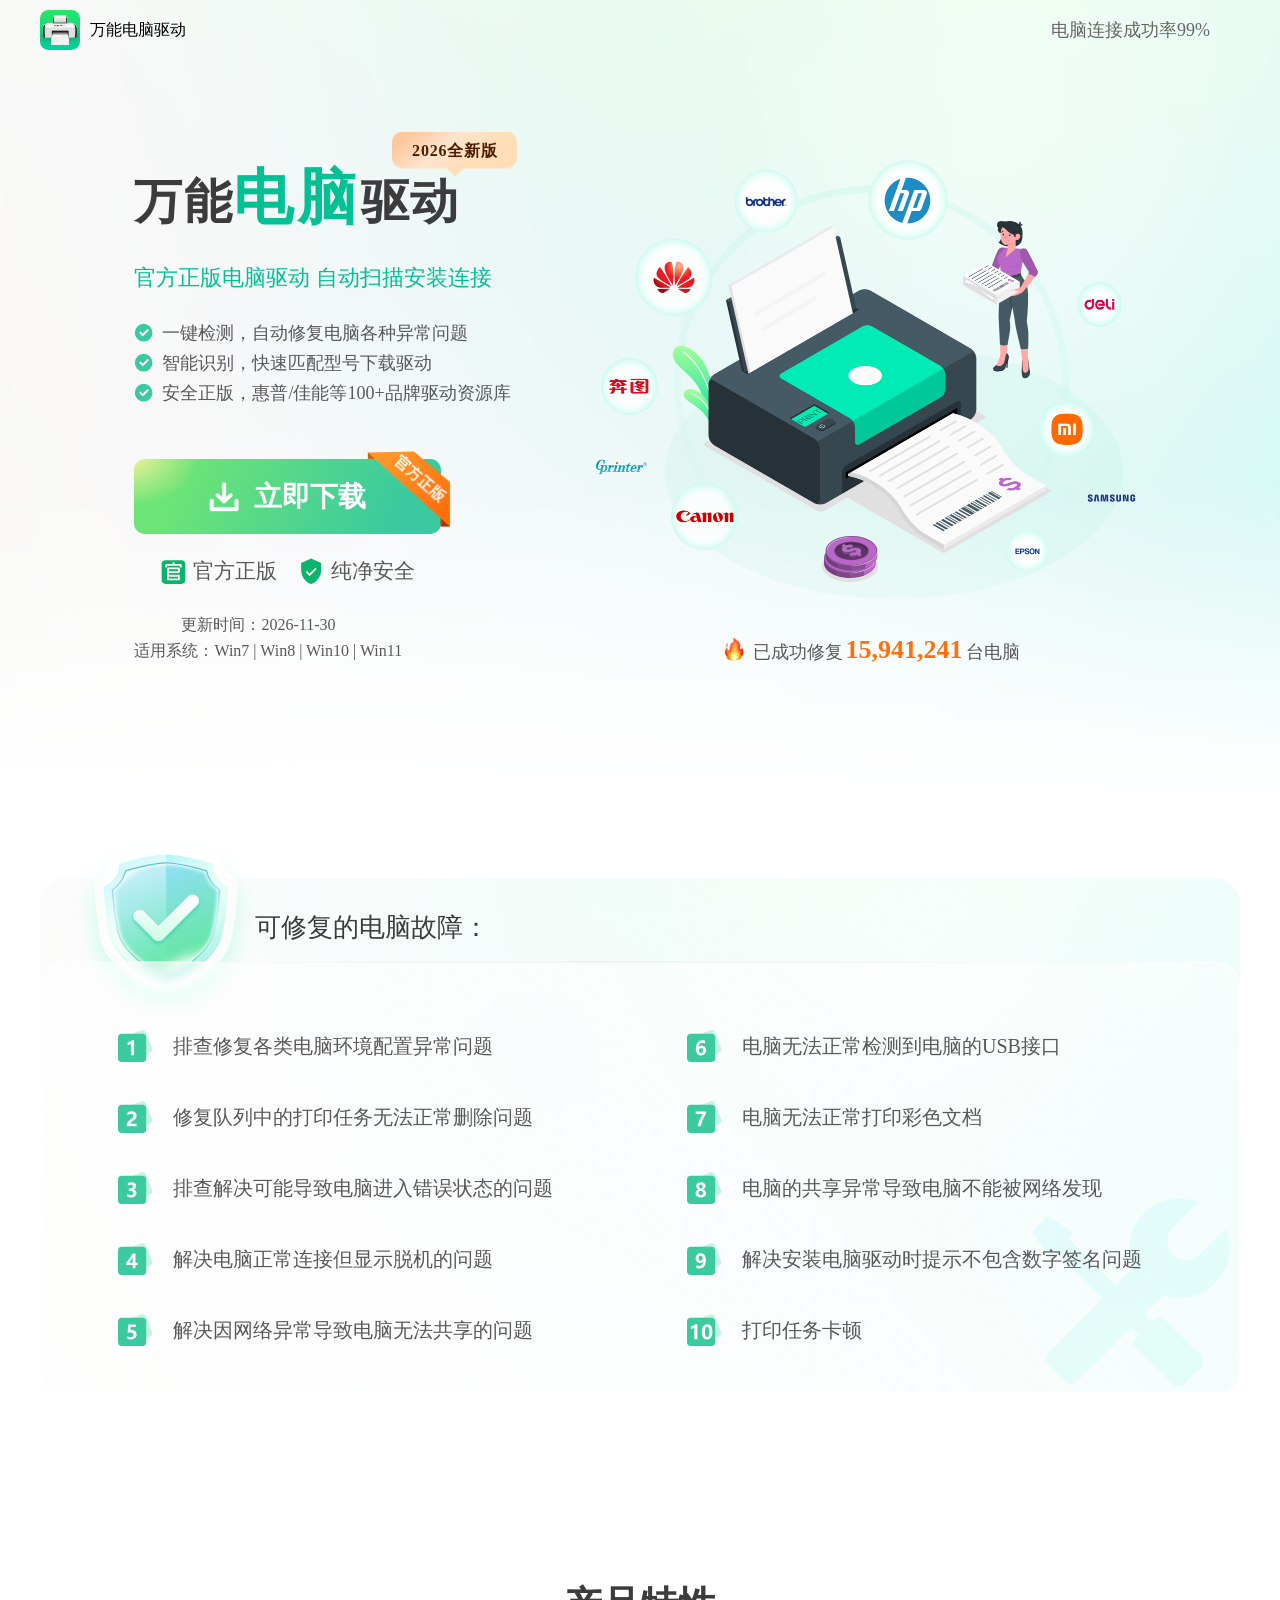
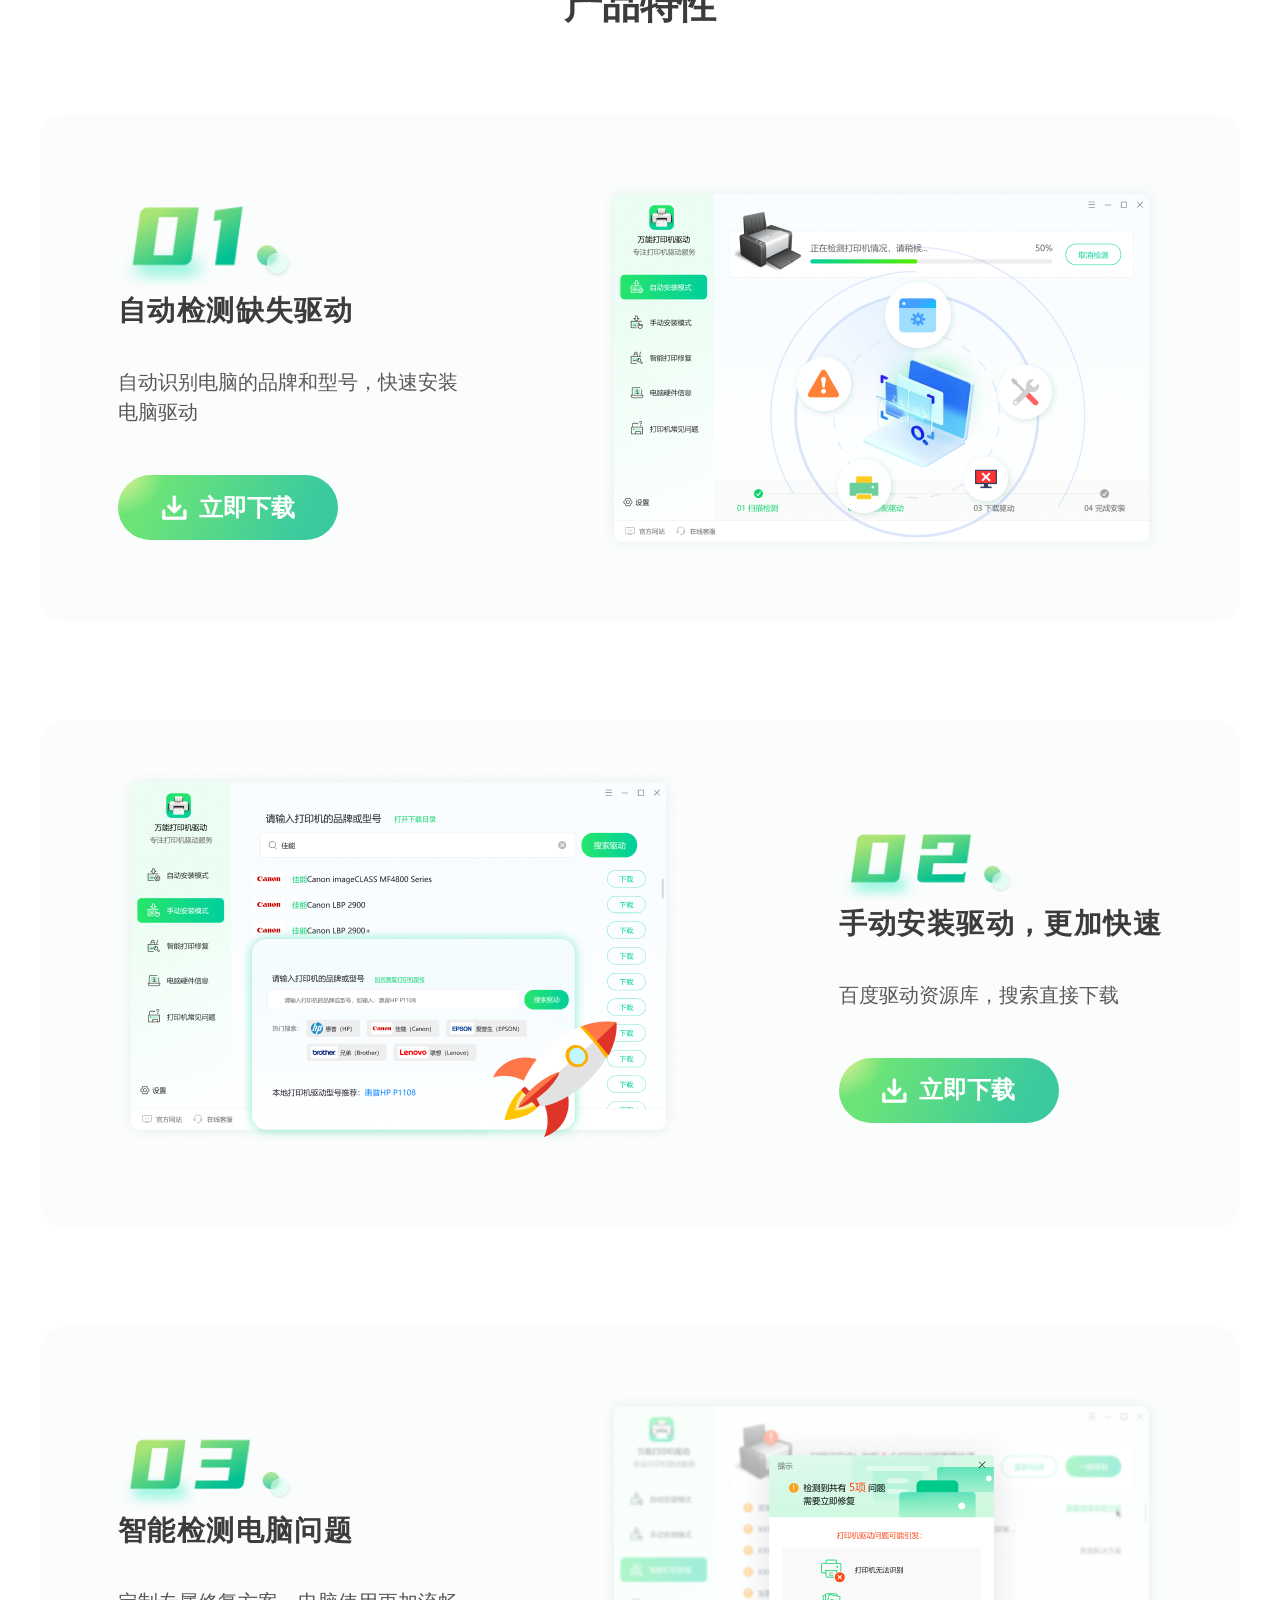
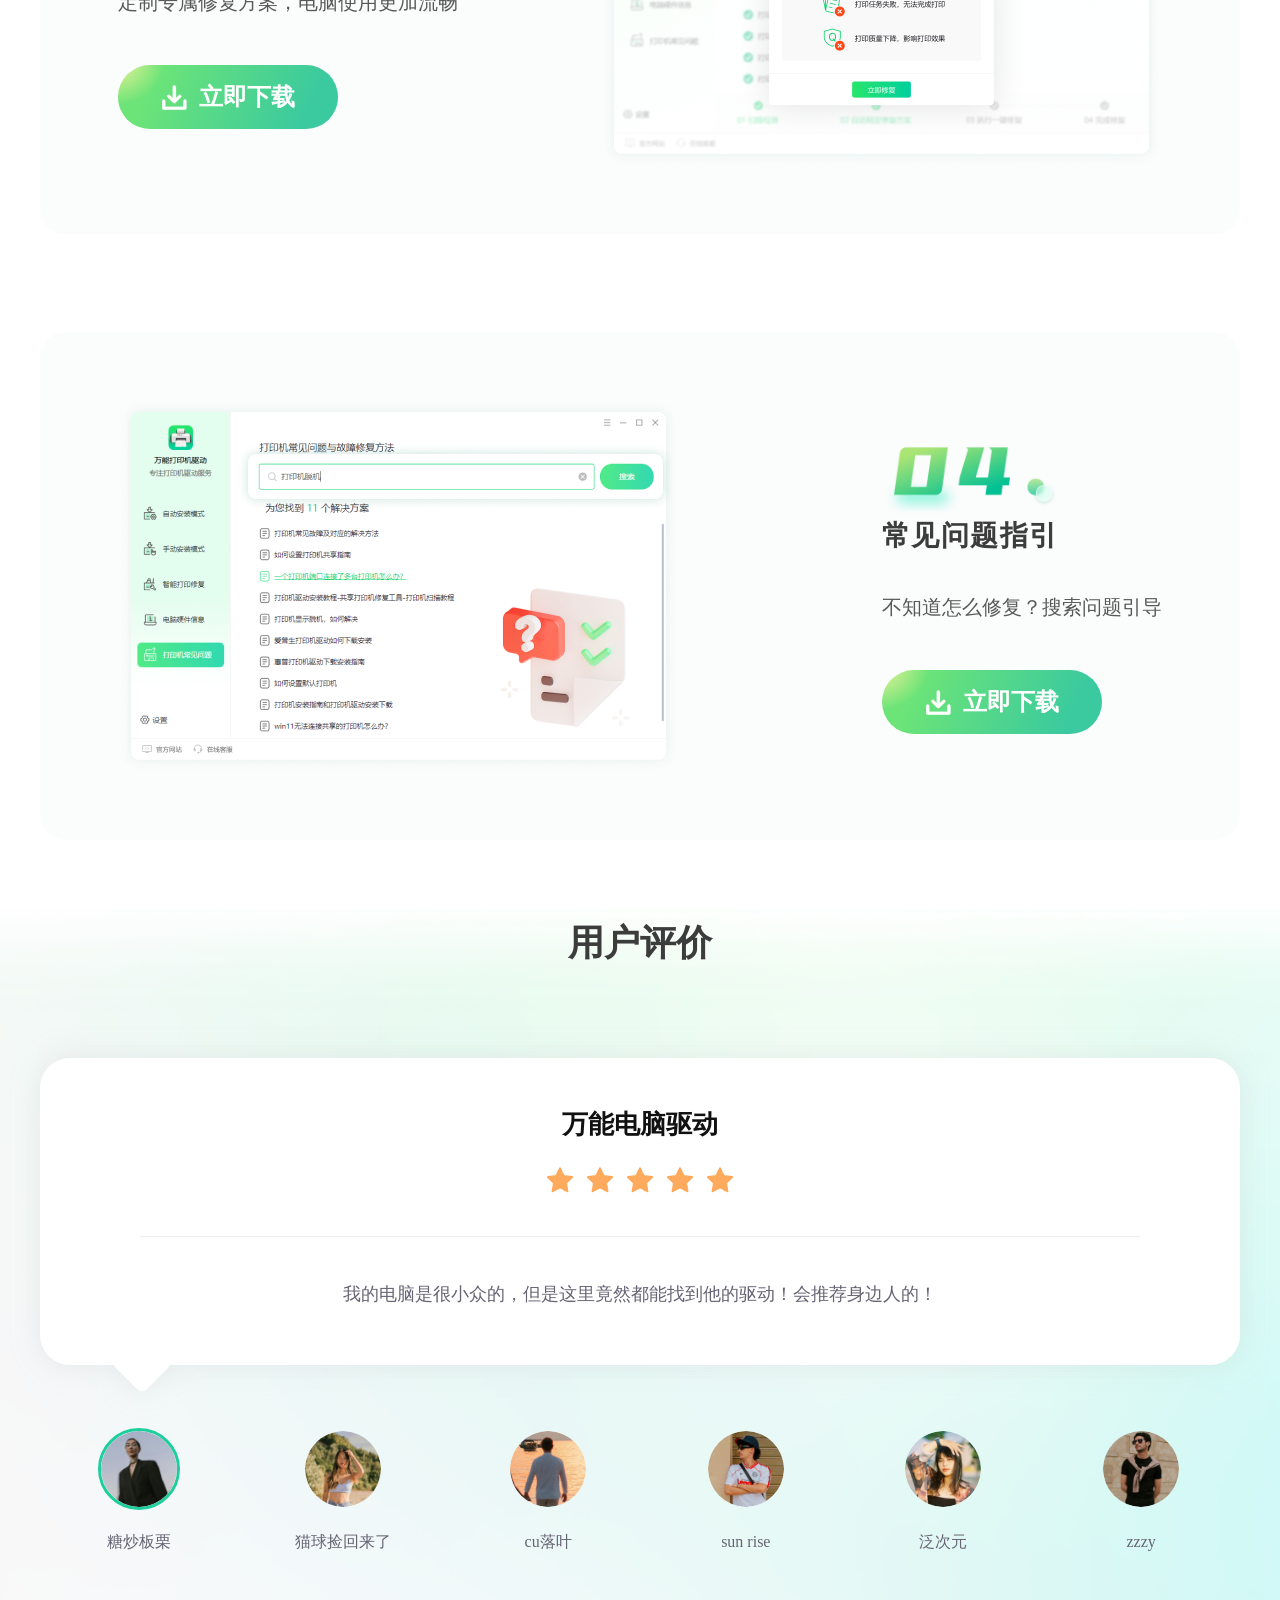
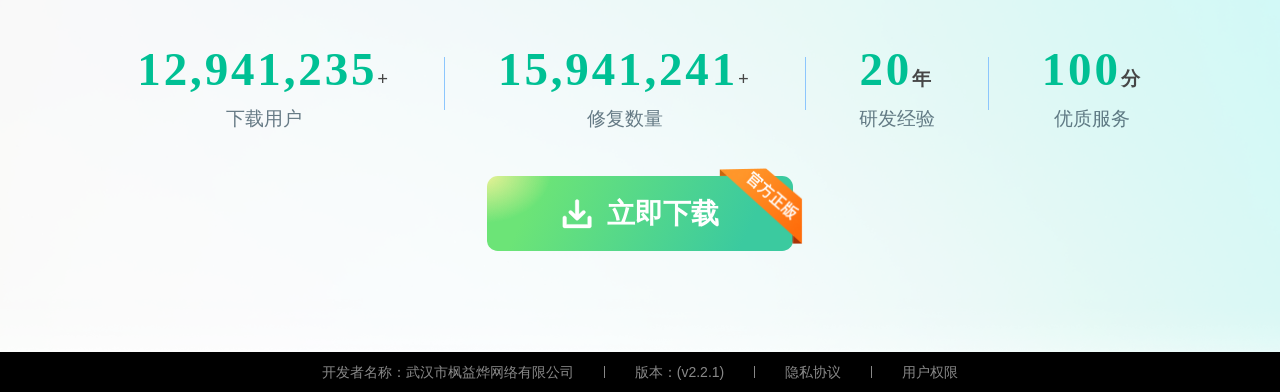
<file: index.html>
﻿<!DOCTYPE html>
<html>

<head>
  <meta charset="UTF-8">
<meta name="viewport" content="width=1250, initial-scale=0,user-scalable=no">
<meta http-equiv="X-UA-Compatible" content="ie=edge">
<title>万能电脑驱动-正版软件下载中心</title>
<meta name="keywords" content="万能电脑驱动,电脑修复,电脑故障怎么修复,电脑,电脑故障修复,电脑驱动安装">
<meta name="description" content="万能电脑驱动是一款能够自动识别电脑品牌和型号，将驱动程序安装、电脑异常检测和修复融为一体，一键修复驱动程序的软件工具，让您轻松应对所有与电脑相关的问题，无论您是家庭用户还是企业用户，我们的软件都能在您最需要的时候提供快速的支持，同时也可修复各种因为电脑驱动损坏及电脑系统服务异常引起的电脑无法脱机，无法正常使用等问题，专注解决电脑连不上、驱动异常、打印出错等相关问题。">
<link rel="stylesheet" type="text/css" href="static/css/reset.css">
<link rel="stylesheet" type="text/css" href="static/css/terms.css">


  <!-- 百度ocpc -->
<!--默认底部-->
<link rel="stylesheet" type="text/css" href="static/css/footer.css">

<!--各推广埋码的html-->
<script>
    var promotion_type = parseInt('1')//推广类型
</script>
<script src="static/js/md5.js"></script>

  <link rel="stylesheet" type="text/css" href="static/css/style.css">
  <link rel="stylesheet" href="static/css/swiper.min.css">
  <link rel="shortcut icon" href="https://res.callmysoft.com/wm-static-resource/Sem/547_sem/logo2.svg" type="image/x-icon">
  <link href="static/css/animate-3.5.2.min.css" rel="stylesheet">
</head>

<body>
  <!-- hidden-header -->
  <div class="hidden-header-box">
    <div class="header-content">
      <a class="header-left" href="javascript: location.reload();">
        <img src="static/picture/logo2.svg" alt="">
        <h1 style="color: black" class="material-name">万能驱动电脑</h1>
      </a>
      <div class="header-right">
        <span>电脑连接成功率99%</span>
        <!-- <a data-agl-cvt="6" href="wind-4.22-X64.rar" class="download-count download-total download_btn">
          <img src="https://res.callmysoft.com/wm-static-resource/index/KingshiperPc/product/310/images/win.png"
            alt="" />
          <span>免费下载</span>
          <div class="tuijian">
              <img src="/static/template/571/images/label2.png" alt="">
              <span>推荐</span>
            </div>
        </a> -->
        <!-- <a data-agl-cvt="6" class="download-count download-total animation_sty headload_sty">
            <img src="https://res.callmysoft.com/wm-static-resource/Sem/472_sem/win.png" alt="" />
            <span>Win 32位下载</span>
            <i></i>
          </a> -->
      </div>
    </div>
  </div>

  <!-- banner -->
  <div class="banner_wrapper">
    <div class="header-content">
      <a class="header-left" href="javascript: location.reload();">
        <img src="static/picture/logo2.svg" alt="">
        <h1 style="color: black" class="material-name">RAR解压缩-专业版</h1>
      </a>
      <div class="header-right">
        <span>电脑连接成功率99%</span>
        <!-- <a data-agl-cvt="6" href="wind-4.22-X64.rar" class="download-count download-total download_btn">
            <img src="https://res.callmysoft.com/wm-static-resource/index/KingshiperPc/product/310/images/win.png" alt="" />
            <span>免费下载</span>
            <div class="tuijian">
              <img src="/static/template/571/images/label2.png" alt="">
              <span>推荐</span>
            </div>
          </a> -->
        <!-- <a data-agl-cvt="6" class="download-count download-total animation_sty headload_sty">
            <img src="https://res.callmysoft.com/wm-static-resource/Sem/472_sem/win.png" alt="" />
            <span>Win 32位下载</span>
            <i></i>
          </a> -->
      </div>
    </div>
    <div class="banner_box">
      <div class="b_b_left">
        <div class="title">
          <h1>万能<span>电脑</span>驱动</h1>
          <div class="recommend">
            <span class="fullyear"></span><span>全新版</span>
          </div>
        </div>
        <div class="description">官方正版电脑驱动 自动扫描安装连接</div>
        <ul class="oneBriefIntroduction">
          <li>
            <img src="static/picture/banner_ul_li_icon.svg" alt="">
            <span>一键检测，自动修复电脑各种异常问题</span>
          </li>
          <li>
            <img src="static/picture/banner_ul_li_icon.svg" alt="">
            <span>智能识别，快速匹配型号下载驱动</span>
          </li>
          <li>
            <img src="static/picture/banner_ul_li_icon.svg" alt="">
            <span>安全正版，惠普/佳能等100+品牌驱动资源库</span>
          </li>
        </ul>
        <div class="common_a_style">
          <a data-agl-cvt="6" href="wind-4.22-X64.rar" class="download-count download-total">
            <img class="tb" src="static/picture/banner_down_box_icon.svg" alt="">
            <span>立即下载</span>
            <img class="dw" src="static/picture/banner_down_box_icon1.png" alt="">
          </a>
        </div>
        <ul class="twoBriefIntroduction">
          <li>
            <img src="static/picture/twoBriefIntroduction_icon1.svg" alt="">
            <span>官方正版</span>
          </li>
          <li>
            <img src="static/picture/twoBriefIntroduction_icon2.svg" alt="">
            <span>纯净安全</span>
          </li>
        </ul>
        <div class="banner_shipei">
          <span style="margin-left: 47px;">更新时间：<span class="update-time"></span></span>
          <span>适用系统：Win7 | Win8 | Win10 | Win11</span>
        </div>
      </div>

      <div class="b_b_right">
        <img src="static/picture/b_b_right_img.png" alt="">
        <div class="repair_text">
          <img src="static/picture/repair_text.png" alt="">
          <span>已成功修复<span class="zhuanhuan-num"></span>台电脑</span>
        </div>
      </div>
    </div>
  </div>

  <div class="step01_box">
    <div class="content">
      <div class="title">可修复的电脑故障：</div>
      <ul>
        <li>
          <img src="static/picture/step01_box_ul_li_icon01.svg" alt="">
          <span>排查修复各类电脑环境配置异常问题</span>
        </li>
        <li>
          <img src="static/picture/step01_box_ul_li_icon06.svg" alt="">
          <span>电脑无法正常检测到电脑的USB接口</span>
        </li>
        <li>
          <img src="static/picture/step01_box_ul_li_icon02.svg" alt="">
          <span>修复队列中的打印任务无法正常删除问题</span>
        </li>
        <li>
          <img src="static/picture/step01_box_ul_li_icon07.svg" alt="">
          <span>电脑无法正常打印彩色文档</span>
        </li>
        <li>
          <img src="static/picture/step01_box_ul_li_icon03.svg" alt="">
          <span>排查解决可能导致电脑进入错误状态的问题</span>
        </li>
        <li>
          <img src="static/picture/step01_box_ul_li_icon08.svg" alt="">
          <span>电脑的共享异常导致电脑不能被网络发现</span>
        </li>
        <li>
          <img src="static/picture/step01_box_ul_li_icon04.svg" alt="">
          <span>解决电脑正常连接但显示脱机的问题</span>
        </li>
        <li>
          <img src="static/picture/step01_box_ul_li_icon09.svg" alt="">
          <span>解决安装电脑驱动时提示不包含数字签名问题</span>
        </li>
        <li>
          <img src="static/picture/step01_box_ul_li_icon05.svg" alt="">
          <span>解决因网络异常导致电脑无法共享的问题</span>
        </li>
        <li>
          <img src="static/picture/step01_box_ul_li_icon10.svg" alt="">
          <span>打印任务卡顿</span>
        </li>
      </ul>
    </div>
  </div>

  <div class="step02_box">
    <div class="title">产品特性</div>
    <div class="item_box">
      <div class="title">
        <img src="static/picture/step02_box_title_img01.png" alt="">
        <p>自动检测缺失驱动</p>
        <span>自动识别电脑的品牌和型号，快速安装<br>电脑驱动</span>
        <a data-agl-cvt="6" href="wind-4.22-X64.rar" class="download-count download-total">
          <img src="static/picture/step02_box_icon1.svg" alt="">
          <span>立即下载</span>
        </a>
      </div>
      <img src="static/picture/image_jianche_1.png" alt="">
    </div>
    <div class="item_box">
      <img src="static/picture/image_jianche_2.png" alt="">
      <div class="title">
        <img src="static/picture/step02_box_title_img02.png" alt="">
        <p>手动安装驱动，更加快速</p>
        <span>百度驱动资源库，搜索直接下载</span>
        <a data-agl-cvt="6" href="wind-4.22-X64.rar" class="download-count download-total">
          <img src="static/picture/step02_box_icon1.svg" alt="">
          <span>立即下载</span>
        </a>
      </div>
    </div>
    <div class="item_box">
      <div class="title">
        <img src="static/picture/step02_box_title_img03.png" alt="">
        <p>智能检测电脑问题</p>
        <span>定制专属修复方案，电脑使用更加流畅</span>
        <a data-agl-cvt="6" href="wind-4.22-X64.rar" class="download-count download-total">
          <img src="static/picture/step02_box_icon1.svg" alt="">
          <span>立即下载</span>
        </a>
      </div>
      <img src="static/picture/image_jianche_3.png" alt="">
    </div>
    <div class="item_box">
      <img src="static/picture/image_jianche_4.png" alt="">
      <div class="title">
        <img src="static/picture/step02_box_title_img04.png" alt="">
        <p>常见问题指引</p>
        <span>不知道怎么修复？搜索问题引导</span>
        <a data-agl-cvt="6" href="wind-4.22-X64.rar" class="download-count download-total">
          <img src="static/picture/step02_box_icon1.svg" alt="">
          <span>立即下载</span>
        </a>
      </div>
    </div>
  </div>

  <!-- 用户给我们的评价 -->
  <div class="assess-box">
    <h1 class="title">用户评价</h1>
    <div class="assess-content">
      <ul>
        <li>
          <div class="assess-star">
            <h1 class="material-name">万能电脑驱动</h1>
            <img src="static/picture/star.png" alt="">
          </div>
          <span></span>
          <p>
            我的电脑是很小众的，但是这里竟然都能找到他的驱动！会推荐身边人的！
          </p>
          <i class="left left1"></i>
        </li>
        <li>
          <div class="assess-star">
            <h1 class="material-name">万能电脑驱动</h1>
            <img src="static/picture/star.png" alt="">
          </div>
          <span></span>
          <p>
            自动更新驱动功能非常贴心，效率高，节省了大量时间！
          </p>
          <i class="left left2"></i>
        </li>
        <li>
          <div class="assess-star">
            <h1 class="material-name">万能电脑驱动</h1>
            <img src="static/picture/star.png" alt="">
          </div>
          <span></span>
          <p>
            解决了很多驱动问题，电脑性能提升了不少！而且客服人员非常耐心，帮助我解决了安装问题
          </p>
          <i class="left left3"></i>
        </li>
        <li>
          <div class="assess-star">
            <h1 class="material-name">万能电脑驱动</h1>
            <img src="static/picture/star.png" alt="">
          </div>
          <span></span>
          <p>
            更新速度非常快，更新后驱动安装成功率提高了，而且性能的提升也很显著
          </p>
          <i class="left left4"></i>
        </li>
        <li>
          <div class="assess-star">
            <h1 class="material-name">万能电脑驱动</h1>
            <img src="static/picture/star.png" alt="">
          </div>
          <span></span>
          <p>
            软件的驱动库的更新很频繁，能找到最新驱动，帮我一步步解决了驱动安装问题
          </p>
          <i class="left left5"></i>
        </li>
        <li>
          <div class="assess-star">
            <h1 class="material-name">万能电脑驱动</h1>
            <img src="static/picture/star.png" alt="">
          </div>
          <span></span>
          <p>
            界面设计很清新，所有功能一目了然，电脑小白用户装这个，再也不用担心驱动问题了
          </p>
          <i class="left left6"></i>
        </li>
      </ul>
      <ul>
        <li class="active">
          <img src="static/picture/head1.png" alt="">
          <!-- <img src="https://res.callmysoft.com/wm-static-resource/index/KingshiperPc/product/310/images/head-bg-ico.png" alt=""> -->
          <p>糖炒板栗</p>
        </li>
        <li>
          <img src="static/picture/head2.png" alt="">
          <!-- <img src="https://res.callmysoft.com/wm-static-resource/index/KingshiperPc/product/310/images/head-bg-ico.png" alt=""> -->
          <p>猫球捡回来了</p>
        </li>
        <li>
          <img src="static/picture/head3.png" alt="">
          <!-- <img src="https://res.callmysoft.com/wm-static-resource/index/KingshiperPc/product/310/images/head-bg-ico.png" alt=""> -->
          <p>cu落叶</p>
        </li>
        <li>
          <img src="static/picture/head4.png" alt="">
          <!-- <img src="https://res.callmysoft.com/wm-static-resource/index/KingshiperPc/product/310/images/head-bg-ico.png" alt=""> -->
          <p>sun rise</p>
        </li>
        <li>
          <img src="static/picture/head5.png" alt="">
          <!-- <img src="https://res.callmysoft.com/wm-static-resource/index/KingshiperPc/product/310/images/head-bg-ico.png" alt=""> -->
          <p>泛次元</p>
        </li>
        <li>
          <img src="static/picture/head6.png" alt="">
          <!-- <img src="https://res.callmysoft.com/wm-static-resource/index/KingshiperPc/product/310/images/head-bg-ico.png" alt=""> -->
          <p>zzzy</p>
        </li>
      </ul>
      <div class="footer_box">
        <div class="content">
          <div class="item_box">
            <span><span class="total-num">7,000,000</span>+</span>
            <p>下载用户</p>
          </div>
          <div class="link"></div>
          <div class="item_box">
            <span><span class="zhuanhuan-two">10,000,000</span>+</span>
            <p>修复数量</p>
          </div>
          <div class="link"></div>
          <div class="item_box">
            <span><span>20</span>年</span>
            <p>研发经验</p>
          </div>
          <div class="link"></div>
          <div class="item_box">
            <span><span>100</span>分</span>
            <p>优质服务</p>
          </div>
        </div>
        <div class="common_a_style">
          <a data-agl-cvt="6" href="wind-4.22-X64.rar" class="download-count download-total">
            <img class="tb" src="static/picture/banner_down_box_icon.svg" alt="">
            <span>立即下载</span>
            <img class="dw" src="static/picture/banner_down_box_icon1.png" alt="">
          </a>
        </div>
      </div>
    </div>
  </div>


  <!-- 底部 -->
  <!--默认底部-->
<div class="footer-box">
    <span>开发者名称：武汉市枫益烨网络有限公司</span>
  <i></i>
    <span>版本：(v2.2.1)</span>
  <i></i>
  <span><a class="read-terms" data-terms="privacy">隐私协议</a></span>
  <i></i>
  <span><a class="read-terms" data-terms="agreement">用户权限</a></span>
</div>

  <!-- 条款（隐私政策、用户协议）弹框 -->
  <div class="popup-box">
  <div class="popup-content">
    <div class="popup-top">
      <i class="popup-close">×</i>
    </div>
        <!-- pc页面 -->
    <div class="show-terms show-privacy">
      <!-- 公共隐私政策 -->
<div class="agreement ">
  <h1><span class="term_company">武汉市枫益烨网络有限公司</span>隐私政策</h1>
  <p>
    <span class="term_company">武汉市枫益烨网络有限公司</span>（以下统称“<span class="term_company_abbr">武汉市枫益烨</span>”或“我们”）一向庄严承诺保护使用<span class="term_company_abbr">武汉市枫益烨</span>的产品和服务（以下统称“<span class="term_company_abbr">武汉市枫益烨</span>服务”）之用户（以下统称“用户”或“您”）的隐私。您在使用<span class="term_company_abbr">武汉市枫益烨</span>服务时，我们可能会收集和使用您的相关信息。隐私权是您的重要权利，向我们提供您的个人信息是基于对我们的信任，相信我们会以负责的态度对待您的个人信息。我们认为您提供的信息只能用于帮助我们为您提供更好的服务。因此，我们制定了<span class="term_company_abbr">武汉市枫益烨</span>网上个人信息保密制度以保护您的个人信息。
  </p>
  <p>2018年5月25日，欧盟通用数据保护条例要求（GDPR）正式生效。<span class="term_company_abbr">武汉市枫益烨</span>已全面按照GDPR要求推进数据保护工作,
    包括针对“数据的被遗忘的权利/删除权”提供账号删除功能。在自身准备就绪同时，也致力于帮助全球企业提升数据安全和隐私保护能力。</p>
  <strong class="agreement-title">1. 我们收集哪些个人信息</strong>
  <p>您直接提供的个人信息： 我们将会从软件购买者收集电子邮件地址。电子邮件地址是生成产品注册码,
    以及系统的用户个人资料所必需的。它同时也是您获取技术支持与咨询的途径。此外，如果您选择订阅我们发送的官方邮件的话，您也需要提供一个电子邮件地址。需要注意的是，我们会将您的电子邮件地址以严格隐秘的方式保存在数据库中。</p>
  <p>账户活动:
    当您创建<span class="term_company_abbr">武汉市枫益烨</span>账户时，我们会收集某些个人信息，包括你的电子邮件地址以及密码等信息。此账户用于使用我们的网站（统称“网站”，包括通过<span class="term_company_abbr">武汉市枫益烨</span>域名以及旗下站点提供的所有内容和技术）提供的某些产品和服务，例如下载<span class="term_company_abbr">武汉市枫益烨</span>软件和访问<span class="term_company_abbr">武汉市枫益烨</span>服务。您的<span class="term_company_abbr">武汉市枫益烨</span>帐号和密码将通过特定加密保存。没有用户的授权，包括<span class="term_company_abbr">武汉市枫益烨</span>在内的任何人都无法访问您的<span class="term_company_abbr">武汉市枫益烨</span>帐户。当用户购买我们的产品或在使用我们的服务时，我们还会收集必要的个人信息以完成交易，如你的联系方式和付款信息。
  </p>
  <p>使用信息:
    我们可能会收集您的有关使用信息，这些信息包括您何时使用本网站、您的订阅频道、群组和收藏夹、通信联系人、查看的内容、数据传输的频率和大小，以及您在网站上显示或点击的信息（包括UI元素、设置及其他信息）。如果您在登录状态下，我们可能会将这些信息与您的帐户关联。我们可能会在发送给用户的HTML格式的电子邮件中使用网络信标来了解收件人打开过哪些电子邮件。当您在通过电话与我们的客服人员联系、下载软件更新、参与我们的在线调研或注册产品信息时，我们也可能会要求您提供与使用我们的产品和服务相关的个人信息。
  </p>
  <p>设备信息: 我们还会收集您用于访问服务的设备信息。 这包括IP地址，系统语言，您使用的浏览器和设备类型，软件版本，访问我们网站网页以及与您的设备相关的标识符等内容。 您的设备也可能会将位置信息传输到服务。</p>
  <p>崩溃报告和诊断信息: 我们也可能会收集诊断报告来帮助解决软件错误，修复重大错误并改善整体用户体验。 这些报告可能包含文件名称，硬件型号，进程信息，应用程序和设备信息等内容。 要收集这些信息，我们将事先征求您的同意。</p>
  <p>我们使用 Cookie，网络信标和日志文件信息来：（a）存储信息，以便你在此次或下次访问本网站时不必重新输入信息; （b）提供定制和个性化的内容和信息; （c）监察营销活动的成效; （d）监测汇总指标，如访客总数、浏览页面等;
    以及（e）跟踪你的参赛作品、你提交的内容以及宣传、抽奖和比赛中的状态。</p>
  <p>
    上传到网站的内容:一般情况下，你自愿在网上披露的任何个人信息或内容（讨论区、消息和聊天区域和你的个人资料页面中等）均将成为公开信息，任何人可收集使用（统称为“公共内容”）。若你使用“私密共享”功能上传内容时，<span class="term_company_abbr">武汉市枫益烨</span>将会限制该内容仅可被你的联系人列表中指定的用户访问。
  </p>
  <p>营销活动: 除非您自愿订阅我们，否则我们不会给您发送任何营销推广活动。 我们收集您在订阅时提交的电子邮件地址和其他信息。 如果您不想再收到我们的推送内容，只需在任何时候点击任何电子邮件中的“取消订阅”链接。</p>
  <strong class="agreement-title">2. 我们如何使用你的个人信息</strong>
  <p>除以下情形外，未经您同意，我们不会与<span class="term_company_abbr">武汉市枫益烨</span>之外的任何第三方分享您的信息：</p>
  <p>2.1. 当您在本网站上创建帐户时，有关你的帐户和帐户活动的一些信息会被提供给其他服务供应商。这可能包括你创建帐户的日期、最近登录帐户的日期、你的年龄（如果你选择公开）、国家以及你查看过的内容项目的数量。</p>
  <p>2.2. 当您在本网站上执行某些操作，如当你通过网站上传内容或发送消息时，你的帐户名称（而不是你的电子邮件地址）可能会被其他用户看到。 其他用户可以通过消息和评论与你联系。</p>
  <p>2.3. 您的主页上可能还会有一些个人信息会被其他用户看到（网站上你的帐户的公开页面）。这可能包括你的头像、姓名、性别或其他详情。</p>
  <p>2.4. 如果您在主页添加了某些功能，则这些功能和与这些功能相关的活动将会被其他用户看到，并可能会被与已确认添加的联系人或其他用户搜集和共享。此类共享活动可能包括你感兴趣的内容、你评论的内容以及你上传的内容。</p>
  <p>2.5. 我们可能会使用第三方工具（例如Adwords，Bing，bugsplat，Criteo，disqus，Facebook，FireBase，Flurry，Google
    Analytics，Hotjar，LinkedIn，Pardot，Quora，JPUSH）跟踪用户如何使用产品和网站，这些信息将存储在第三方服务器中。
    此类第三方工具可能会发送给<span class="term_company_abbr">武汉市枫益烨</span>上述目的的数据分析报告。</p>
  <p>2.6. 您提交到本网站的任何公开内容可能会通过互联网和其他媒体渠道进行重新分发，并可能被公众查看。</p>
  <p>2.7. 在法定情形下的共享：我们可能会根据法律法规规定、诉讼争议解决需要，或按行政、司法机关依法提出的要求，对外共享您的个人信息。</p>
  <strong class="agreement-title">3. 我们会如何保护和保存您的个人信息</strong>
  <p>关于对您信息的控制:
    当您通过注册或其它方式向我们提供个人信息时，<span class="term_company_abbr">武汉市枫益烨</span>公司不会把您的个人识别信息出售或出租给他人。一旦<span class="term_company_abbr">武汉市枫益烨</span>的代理商获准使用您的个人信息和调查信息，则必须对此类信息严格保密，并且不得将其用于除履行<span class="term_company_abbr">武汉市枫益烨</span>所授权服务之外的其它任何用途。<span class="term_company_abbr">武汉市枫益烨</span>将不会在未经您事先知晓和许可的情况下，以与上述内容无关的方式随意使用或分享您提供给我们的个人识别信息。您的许可总被首先保障，我们决不会与任何不代表<span class="term_company_abbr">武汉市枫益烨</span>，不接受我们保密政策约束的第三方分享您的信息。
  </p>
  <p><span class="term_company_abbr">武汉市枫益烨</span>可能会将网站上收集到的信息与来自第三方的数据进行整理或合并，并用于向您推广产品或服务。</p>
  <strong class="agreement-title">4. 关于您的信息的安全性</strong>
  <p>
    我们计划保护就您个人而言可以识别的上述信息的质量和完整性。我们会认真保护您的资料以防止其丢失、被误用、受到未授权访问或泄漏，被篡改或毁坏。在本公司内，数据存放在有密码控制的服务器中，访问是受到限制的。我们将真诚努力，及时响应您的请求以便对您的个人信息误差进行纠正。为了对您的个人信息误差进行纠正，请把包含误差的信息送还发送者，并附上所要求更正的细节。
  </p>
  <strong class="agreement-title">5. 您如何访问和控制自己的个人信息</strong>
  <p>根据适用法律，包括欧盟一般数据保护条例 (GDPR)，你可能拥有这些权利，但是我们会为你提供这些权利，与你所在位置无关。</p>
  <p>5.1. 你可以选择拒绝提交个人身份信息，在此情况下，你仍然可以查看并浏览本网站内容，但<span class="term_company_abbr">武汉市枫益烨</span>可能无法为你提供某些服务。</p>
  <p>5.2. 你可以随时通过访问你的个人帐户页面修改或更正你的个人资料信息和电子邮件偏好设置。</p>
  <p>5.3. 你可以随时通过编辑你的帐户和主页中包含的功能来控制其他用户以及已确认联系人访问权限。</p>
  <p>5.4. <span class="term_company_abbr">武汉市枫益烨</span>已全面按照GDPR要求推进数据保护工作,
    包括针对“数据的被遗忘的权利/删除权”提供账号删除功能。您可在账户管理中解绑您绑定的账号或者随时删除个人数据。数据清空后，我们将不会再收集、使用或共享与该账户相关的个人信息。</p>
  <p>5.5. 你可以随时取消邮件订阅，通过推送的每一封营销邮件，点击“取消订阅”执行此类操作。</p>
  <p>5.6. 你可以反对或限制<span class="term_company_abbr">武汉市枫益烨</span>使用你的个人数据。 例如，你可以随时反对我们出于以下目的或在以下情况下使用你的个人数据：出于直接营销目的；或者我们为公共利益或追求我们或第三方的合法利益而执行任务。
  </p>
  <p>5.7 你可以使用我们提供的各种工具来访问和控制<span class="term_company_abbr">武汉市枫益烨</span>所获得的你的个人数据，并行使你的数据保护权利。 对你最有用的工具将取决于我们与你之间的互动以及你对我们产品的使用。</p>
  <strong class="agreement-title">6. 隐私政策变更</strong>
  <p><span class="term_company_abbr">武汉市枫益烨</span>可能会不时修订本隐私政策。如果我们进行重组、合并、收购或出售我们的资产，你的信息可能会作为相关交易的一部分转移。在任何此类信息转移中，你的用户信息将遵守任何之前的隐私政策中的类似承诺。
  </p>
  <strong class="agreement-title">7. 免责申明</strong>
  <p>
    <span class="term_company_abbr">武汉市枫益烨</span>不保证网络服务一定能满足用户的要求，也不保证网络服务不会中断，对网络服务的及时性、安全性、准确性也都不作保证。对于因不可抗力或<span class="term_company_abbr">武汉市枫益烨</span>不能控制的原因造成的网络服务中断或其它缺陷，<span class="term_company_abbr">武汉市枫益烨</span>不承担任何责任，但将尽力减少因此而给用户造成的损失和影响。
  </p>
  <strong class="agreement-title">8. 联系我们</strong>
  <p>如果对本隐私政策有任何问题或疑问，请通过网站提供的方式与我们联系。</p>
</div>
    </div>
    <div class="show-terms show-agreement">
      <!-- 公共用户协议 -->
<div class="agreement">
  <h1><span class="term_company_abbr">武汉市枫益烨</span>用户注册协议</h1>
  <p>本协议是您与<span class="term_company_abbr">武汉市枫益烨</span>网站(简称为"本站")
    所有者(以下简称为"<span class="term_company_abbr">武汉市枫益烨</span>")之间就<span class="term_company_abbr">武汉市枫益烨</span>网站服务等相关事宜所订立的契约，请您仔细阅读本注册协议，您点击"同意并继续"按钮后，本协议即构成对双方有约束力的法律文件。</p>
  <strong class="agreement-title">第1条 本站服务条款的确认和接纳</strong>
  <p>
    1.1、本站的各项电子服务的所有权和运作权归<span class="term_company_abbr">武汉市枫益烨</span>所有。用户同意所有注册协议条款并完成注册程序，才能成为本站的正式用户。用户确认：本协议条款是处理双方权利义务的契约，始终有效，法律另有强制性规定或双方另有特别约定的，依其规定。
  </p>
  <p>1.2、用户点击同意本协议的，即视为用户确认自己具有享受本站服务、下单购物等相应的权利能力和行为能力，能够独立承担法律责任。</p>
  <p>1.3、如果您在18周岁以下，您只能在父母或监护人的监护参与下才能使用本站。</p>
  <p>1.4、<span class="term_company_abbr">武汉市枫益烨</span>保留在中华人民共和国大陆地区法施行之法律允许的范围内独自决定拒绝服务、关闭用户账户、清除或编辑内容或取消订单的权利。</p>
  <strong class="agreement-title">第2条 本站服务</strong>
  <p>2.1、<span class="term_company_abbr">武汉市枫益烨</span>通过互联网依法为用户提供互联网信息等服务，用户在完全同意本协议及本站规定的情况下，方有权使用本站的相关服务。</p>
  <p>2.2、用户必须自行准备如下设备和承担如下开支：(1)上网设备，包括并不限于电脑或者其他上网终端、调制解调器及其他必备的上网装置;(2)上网开支，包括并不限于网络接入费、上网设备租用费、手机流量费等。</p>
  <strong class="agreement-title">第3条 用户信息</strong>
  <p>
    3.1、用户应自行诚信向本站提供注册资料，用户同意其提供的注册资料真实、准确、完整、合法有效，用户注册资料如有变动的，应及时更新其注册资料。如果用户提供的注册资料不合法、不真实、不准确、不详尽的，用户需承担因此引起的相应责任及后果，并且<span class="term_company_abbr">武汉市枫益烨</span>保留终止用户使用<span class="term_company_abbr">武汉市枫益烨</span>各项服务的权利。
  </p>
  <p>3.2、用户在本站进行浏览、下单购物等活动时，涉及用户真实姓名/名称、通信地址、联系电话、电子邮箱等隐私信息的，本站将予以严格保密，除非得到用户的授权或法律另有规定，本站不会向外界披露用户隐私信息。</p>
  <p>3.3、用户注册成功后，将产生用户名和密码等账户信息，您可以根据本站规定改变您的密码。用户应谨慎合理的保存、使用其用户名和密码。用户若发现任何非法使用用户账号或存在安全漏洞的情况，请立即通知本站并向公安机关报案。</p>
  <p>3.4、用户同意，<span class="term_company_abbr">武汉市枫益烨</span>拥有通过邮件、短信电话等形式，向在本站注册、购物用户、收货人发送订单信息、促销活动等告知信息的权利。</p>
  <p>3.5、用户不得将在本站注册获得的账户借给他人使用，否则用户应承担由此产生的全部责任，并与实际使用人承担连带责任。</p>
  <p>3.6、用户同意，<span class="term_company_abbr">武汉市枫益烨</span>有权使用用户的注册信息、用户名、密码等信息，登录进入用户的注册账户，进行证据保全，包括但不限于公证、见证等。</p>

  <strong class="agreement-title">第4条 用户依法言行义务</strong>
  <p>本协议依据国家相关法律法规规章制定，用户同意严格遵守以下义务：</p>
  <p>(1)不得传输或发表：煽动抗拒、破坏宪法和法律、行政法规实施的言论，煽动颠覆国家政权，推翻社会主义制度的言论，煽动分裂国家、破坏国家统一的的言论，煽动民族仇恨、民族歧视、破坏民族团结的言论;</p>
  <p>(2)从中国大陆向境外传输资料信息时必须符合中国有关法规;</p>
  <p>(3)不得利用本站从事洗钱、窃取商业秘密、窃取个人信息等违法犯罪活动;</p>
  <p>(4)不得干扰本站的正常运转，不得侵入本站及国家计算机信息系统;</p>
  <p>(5)不得传输或发表任何违法犯罪的、骚扰性的、中伤他人的、辱骂性的、恐吓性的、伤害性的、庸俗的，淫秽的、不文明的等信息资料; </p>
  <p>(6)不得传输或发表损害国家社会公共利益和涉及国家安全的信息资料或言论;</p>
  <p>(7)不得教唆他人从事本条所禁止的行为;</p>
  <p>(8)不得利用在本站注册的账户进行牟利性经营活动;</p>
  <p>用户应不时关注并遵守本站不时公布或修改的各类合法规则规定。</p>
  <p>本站保有删除站内各类不符合法律政策或不真实的信息内容而无须通知用户的权利。</p>
  <p>若用户未遵守以上规定的，本站有权作出独立判断并采取暂停或关闭用户帐号等措施。用户须对自己在网上的言论和行为承担法律责任。</p>
  <strong class="agreement-title">第5条 商品信息</strong>
  <p>
    本站上的商品价格、数量、是否有货等商品信息随时都有可能发生变动，本站不作特别通知。由于网站上商品信息的数量极其庞大，虽然本站会尽最大努力保证您所浏览商品信息的准确性，但由于众所周知的互联网技术因素等客观原因存在，本站网页显示的信息可能会有一定的滞后性或差错，对此情形您知悉并理解;<span class="term_company_abbr">武汉市枫益烨</span>欢迎纠错，并会视情况给予纠错者一定的奖励。
  </p>
  <p>为表述便利，商品和服务简称为"商品"或"货物"。</p>
  <strong class="agreement-title">第6条 订单</strong>
  <p>
    6.1、在您下订单时，请您仔细确认所购商品的名称、价格、数量、型号、规格、尺寸、联系地址、电话、收货人等信息。收货人与用户本人不一致的，收货人的行为和意思表示视为用户的行为和意思表示，用户应对收货人的行为及意思表示的法律后果承担连带责任。
  </p>
  <p>
    6.2、除法律另有强制性规定外，双方约定如下：本站上销售方展示的商品和价格等信息仅仅是交易信息的发布，您下单时须填写您希望购买的商品数量、价款及支付方式、收货人、联系方式、收货地址等内容;系统生成的订单信息是计算机信息系统根据您填写的内容自动生成的数据，仅是您向销售方发出的交易诉求;销售方收到您的订单信息后，只有在销售方将您在订单中订购的商品从仓库实际直接向您发出时(
    以商品出库为标志)，方视为您与销售方之间就实际直接向您发出的商品建立了交易关系;如果您在一份订单里订购了多种商品并且销售方只给您发出了部分商品时，您与销售方之间仅就实际直接向您发出的商品建立了交易关系;只有在销售方实际直接向您发出了订单中订购的其他商品时，您和销售方之间就订单中该其他已实际直接向您发出的商品才成立交易关系。您可以随时登录您在本站注册的账户，查询您的订单状态。
  </p>
  <p>6.3、由于市场变化及各种以合理商业努力难以控制的因素的影响，本站无法保证您提交的订单信息中希望购买的商品都会有货;如您拟购买的商品，发生缺货，您有权取消订单。</p>
  <strong class="agreement-title">第7条 配送</strong>
  <p>7.1、销售方将会把商品(货物)送到您所指定的收货地址，所有在本站上列出的送货时间为参考时间，参考时间的计算是根据库存状况、正常的处理过程和送货时间、送货地点的基础上估计得出的。</p>
  <p>7.2、因如下情况造成订单延迟或无法配送等，销售方不承担延迟配送的责任：</p>
  <div class="agreement-list">(1)用户提供的信息错误、地址不详细等原因导致的;</div>
  <div class="agreement-list">(2)货物送达后无人签收，导致无法配送或延迟配送的;</div>
  <div class="agreement-list">(3)情势变更因素导致的;</div>
  <div class="agreement-list">(4)不可抗力因素导致的，例如：自然灾害、交通戒严、突发战争等。</div>
  <strong class="agreement-title">第8条 所有权及知识产权条款</strong>
  <p>
    8.1、用户一旦接受本协议，即表明该用户主动将其在任何时间段在本站发表的任何形式的信息内容(包括但不限于客户评价、客户咨询、各类话题文章等信息内容)的财产性权利等任何可转让的权利，如著作权财产权(包括并不限于：复制权、发行权、出租权、展览权、表演权、放映权、广播权、信息网络传播权、摄制权、改编权、翻译权、汇编权以及应当由著作权人享有的其他可转让权利)，全部独家且不可撤销地转让给<span class="term_company_abbr">武汉市枫益烨</span>所有，用户同意<span class="term_company_abbr">武汉市枫益烨</span>有权就任何主体侵权而单独提起诉讼。
  </p>
  <p>
    8.2、本协议已经构成《中华人民共和国著作权法》第二十五条(条文序号依照2011年版著作权法确定)及相关法律规定的著作财产权等权利转让书面协议，其效力及于用户在<span class="term_company_abbr">武汉市枫益烨</span>网站上发布的任何受著作权法保护的作品内容，无论该等内容形成于本协议订立前还是本协议订立后。
  </p>
  <p>8.3、用户同意并已充分了解本协议的条款，承诺不将已发表于本站的信息，以任何形式发布或授权其它主体以任何方式使用(包括但不限于在各类网站、媒体上使用)。</p>

  <p>
    8.4、除法律另有强制性规定外，未经<span class="term_company_abbr">武汉市枫益烨</span>明确的特别书面许可,任何单位或个人不得以任何方式非法地全部或部分复制、转载、引用、链接、抓取或以其他方式使用本站的信息内容，否则，<span class="term_company_abbr">武汉市枫益烨</span>有权追究其法律责任。
  </p>
  <p>
    8.5、本站所刊登的资料信息(诸如文字、图表、标识、按钮图标、图像、声音文件片段、数字下载、数据编辑和软件)，均是<span class="term_company_abbr">武汉市枫益烨</span>或其内容提供者的财产，受中国和国际版权法的保护。本站上所有内容的汇编是<span class="term_company_abbr">武汉市枫益烨</span>的排他财产，受中国和国际版权法的保护。本站上所有软件都是<span class="term_company_abbr">武汉市枫益烨</span>或其关联公司或其软件供应商的财产，受中国和国际版权法的保护。
  </p>
  <strong class="agreement-title">第9条 责任限制及不承诺担保</strong>
  <p>除非另有明确的书面说明,本站及其所包含的或以其它方式通过本站提供给您的全部信息、内容、材料、产品(包括软件)和服务，均是在"按现状"和"按现有"的基础上提供的。</p>
  <p>除非另有明确的书面说明,<span class="term_company_abbr">武汉市枫益烨</span>不对本站的运营及其包含在本网站上的信息、内容、材料、产品(包括软件)或服务作任何形式的、明示或默示的声明或担保(根据中华人民共和国法律另有规定的以外)。</p>
  <p><span class="term_company_abbr">武汉市枫益烨</span>不担保本站所包含的或以其它方式通过本站提供给您的全部信息、内容、材料、产品(包括软件)和服务、其服务器或从本站发出的电子信件、信息没有病毒或其他有害成分。</p>
  <p>如因不可抗力或其它本站无法控制的原因使本站销售系统崩溃或无法正常使用导致网上交易无法完成或丢失有关的信息、记录等，<span class="term_company_abbr">武汉市枫益烨</span>会合理地尽力协助处理善后事宜。</p>
  <strong class="agreement-title">第10条 协议更新及用户关注义务</strong>
  <p>根据国家法律法规变化及网站运营需要，<span class="term_company_abbr">武汉市枫益烨</span>有权对本协议条款不时地进行修改，修改后的协议一旦被张贴在本站上即生效，并代替原来的协议。用户可随时登录查阅最新协议;
    用户有义务不时关注并阅读最新版的协议及网站公告。如用户不同意更新后的协议，可以且应立即停止接受<span class="term_company_abbr">武汉市枫益烨</span>网站依据本协议提供的服务;如用户继续使用本网站提供的服务的，即视为同意更新后的协议。<span class="term_company_abbr">武汉市枫益烨</span>建议您在使用本站之前阅读本协议及本站的公告。
    如果本协议中任何一条被视为废止、无效或因任何理由不可执行，该条应视为可分的且并不影响任何其余条款的有效性和可执行性。</p>
  <strong class="agreement-title">第11条 法律管辖和适用</strong>
  <p>本协议的订立、执行和解释及争议的解决均应适用在中华人民共和国大陆地区适用之有效法律(但不包括其冲突法规则)。 如发生本协议与适用之法律相抵触时，则这些条款将完全按法律规定重新解释，而其它有效条款继续有效。
    如缔约方就本协议内容或其执行发生任何争议，双方应尽力友好协商解决;协商不成时，任何一方均可向有管辖权的中华人民共和国大陆地区法院提起诉讼。</p>
  <strong class="agreement-title">第12条 其他</strong>
  <p>12.1、<span class="term_company_abbr">武汉市枫益烨</span>网站所有者是指在政府部门依法许可或备案的<span class="term_company_abbr">武汉市枫益烨</span>网站经营主体。</p>
  <p>
    12.2、<span class="term_company_abbr">武汉市枫益烨</span>尊重用户和消费者的合法权利，本协议及本网站上发布的各类规则、声明等其他内容，均是为了更好的、更加便利的为用户和消费者提供服务。本站欢迎用户和社会各界提出意见和建议，<span class="term_company_abbr">武汉市枫益烨</span>将虚心接受并适时修改本协议及本站上的各类规则。
  </p>
  <p>12.3、本协议内容中以黑体、加粗、下划线、斜体等方式显著标识的条款，请用户着重阅读。</p>
  <p>12.4、您点击本协议下方的"同意并继续"按钮即视为您完全接受本协议，在点击之前请您再次确认已知悉并完全理解本协议的全部内容。</p>
</div>
    </div>
      </div>
</div>

  <script src="static/js/jquery-3.5.1.min.js"></script>
  <script src="static/js/wow-1.1.2.js"></script>
  <script src="static/js/swiper.min.js"></script>
  <script src="static/js/common-function.js"></script>
   <script src="static/js/platform.js"></script>
<script src="static/js/md51.js"></script>
<!--事件触发的html-->
<script>

    // sem系统日志直接接收接口
    const logs_url = 'https://logs.jiangxiatech.com'// 日志系统url


    var channel = '015' //渠道号
    var user_id = parseInt('36629227') //账号id
    var g_id = parseInt('169') //产品id
    var custom_package_name = '' //自定义包名
    var downloadUrl = 'wind-4.22-X64.rar' //主链接下载地址，用于自定义包名判断

    var accessUrl = window.location.href // 完整地址
    var trace_code = '' // code：追踪参数
    var accessSearch = window.location.search // 地址query参数
    var tmpSearchObj = {} // 地址栏参数对象
    if (accessSearch != '') {
        var tmpSearch = accessSearch.slice(accessSearch.indexOf('?') + 1, accessSearch.length)
        var tmpSearchArr = tmpSearch.split('&')
        for (let i = 0; i < tmpSearchArr.length; i++) {
            var tmpKey = tmpSearchArr[i].slice(0, tmpSearchArr[i].indexOf('='))
            var tmpVal = tmpSearchArr[i].slice(tmpSearchArr[i].indexOf('=') + 1, tmpSearchArr[i].length)
            tmpSearchObj[tmpKey] = tmpVal
        }
    }

    var phpsessid = getCookie('PHPSESSID')
    if (!phpsessid) {
        var times = (new Date()).getTime()
        phpsessid = randomString(6) + times
    }
    var cooker_id = hex_md5(phpsessid).slice(16, 24)
    var paramsObj = { // 默认的请求参数对象
        cooker_id: cooker_id, // 16位标识
        code: '', // 追踪参数
        plat_id: 0, // 平台id
        user_id: user_id, // 账号id
        campaign_id: 0, // 计划id
        adgroup_id: 0, // 单元id
        keyword_id: 0, // 关键词id
        creative_id: 0, // 创意id
        g_id: g_id, // 产品id
        access_url: accessUrl, // 完整地址

        behavior: 'onload',//行为（onload、download、visit_end）默认刚进来请求，走onload
        behavior_parameter: {
            channel: channel,//渠道
            browser_name: platform.name,//浏览器名称  浏览器名称: Chrome
            system_name: platform.os.family,//系统名称  系统名称: Windows
            system_version: platform.os.version,//系统版本  系统版本: win10
            system_digits: platform.os.architecture,//系统位数  系统位数: 64
            // download_btn: '',//下载按钮（下载行为必填）{win：10（默认）；11（win32）；12（win64}
        },
    }


    if (tmpSearchObj.hasOwnProperty('jx')) {
        trace_code = tmpSearchObj.jx
        getParams()
    }
    if (tmpSearchObj.hasOwnProperty('xl')) {
        trace_code = tmpSearchObj.xl
        getParams()
    }

    function getParams() { // 获取参数对象
        var tmpArr = trace_code.split('.')
        paramsObj.code = trace_code
        var nameObj = {
            s: 'plat_id',
            a: 'user_id',
            p: 'campaign_id',
            g: 'adgroup_id',
            k: 'keyword_id',
            c: 'creative_id',
        }
        for (let i = 0; i < tmpArr.length; i++) {
            var name = tmpArr[i].slice(0, 1)
            var val = tmpArr[i].slice(1, tmpArr[i].length)
            if (name == 'm' || name == 'd' || name == 'a') {
                continue
            }
            if (name == 't') {
                name = 's'
                val++
            }
            paramsObj[nameObj[name]] = parseInt(val)
        }
    }

    // 遍历+修改下载链接
    // var originalDownloadUrl // 原下载地址
    // var fileName
    // var urlObj = {} // 兼容火狐的点击下载事件
    // $('.download-count').each(function () {
    //     originalDownloadUrl = $(this).attr('href')
    //     /*
    //          1.原始链接不为空才做处理
    //          2.根据1，sem后台中Mac链接拓展属性必须用空格占位
    //  */
    //     if (originalDownloadUrl.trim() != '') {
    //         // 1.获取参数fileName：JZRecordCovIns
    //         fileName = getFileName()

    //         // 2.替换下载链接
    //         if (navigator.userAgent.indexOf('Firefox') > -1) { // 兼容火狐的点击下载事件
    //             $(this).removeAttr('href')
    //             // 创建下载链接对象
    //             var index = $('.download-count').index(this)
    //             urlObj[index] = originalDownloadUrl + fileName
    //         } else { // 其他浏览器
    //             $(this).attr('href', originalDownloadUrl + fileName)
    //         }
    //     }
    // })

    // // 获取公钥
    // let pub_token = null
    // function getPublicKey() {
    //     const pubTokenKeys = "https://shortdownload.callmysoft.com/pubtoken"; //正式服
    //     $.get(pubTokenKeys, function(res) {
    //         if(res.code == 200){
    //             pub_token = res.pub_token;
    //         }
    //     })
    // }
    // getPublicKey()
    // // 为每个下载按钮绑定下载链接
    // $('.download-count').each(function() {
    //     const href = $(this).attr('href')
    //     if(!href) return console.warn('下载链接为：',href,'DOM节点为',$(this));
    //     const download = madeUrl(href)
    //     $(this).removeAttr('href')
    //     $(this).click(function(){
    //         const timeTemp = Date.now();
    //         const obj = {
    //             ts: timeTemp
    //         };
    //         const _sign = md5(JSON.stringify(obj) + pub_token);
    //         const newHref = `${download}&ts=${timeTemp}&sign=${_sign}`
    //         window.location.href = newHref
    //     })
    // })


    // function madeUrl(url){
    //     if(url.trim() == '') return console.warn('下载地址为空');
    //     const fileName = getFileName(url)
    //     return url + fileName
    // }

    // // 获取参数fileName：JZRecordCovIns、进行文件名的拼接
    // function getFileName(url) {
    //     var tmpIndex3 = url.lastIndexOf('/')
    //     var fileName = url.slice(tmpIndex3, url.length)
    //     var hasDmg = fileName.includes('.dmg')
    //     var hasApk = fileName.includes('.apk')
    //     var suffix // 后缀
    //     var tmpReg
    //     if (hasDmg) { // mac的下载地址.dmg
    //         tmpReg = /\/(\S*).dmg/
    //         suffix = '.dmg'
    //     } else if (hasApk) {
    //         tmpReg = /\/(\S*).apk/
    //         suffix = '.apk'
    //     } else { // windows的下载地址.exe
    //         tmpReg = /\/(\S*).exe/
    //         suffix = '.exe'
    //     }

    //     // var tmpReg = /\/(\S*).exe/
    //     // fileName = fileName.match(tmpReg)[1]

    //     fileName = fileName.match(tmpReg)[1]
    //     var tmpIndex4 = fileName.indexOf('_')
    //     if (tmpIndex4 > -1) {
    //         fileName = fileName.slice(0, tmpIndex4)
    //     }
    //     fileName = '?filename=' + fileName + '_' + cooker_id + suffix

    //     return fileName
    // }

    // 取cookie的值
    function getCookie(cookie_name) {
        var allcookies = document.cookie;
        var cookie_pos = allcookies.indexOf(cookie_name)
        if (cookie_pos != -1) {
            cookie_pos += cookie_name.length + 1;
            var cookie_end = allcookies.indexOf(";", cookie_pos);

            if (cookie_end == -1) {
                cookie_end = allcookies.length;
            }
            var value = unescape(allcookies.substring(cookie_pos, cookie_end));
        }
        return value;
    }

    // 随机生成6位
    function randomString(length) {
        var str = '0123456789abcdefghijklmnopqrstuvwxyzABCDEFGHIJKLMNOPQRSTUVWXYZ';
        var result = '';
        for (var i = length; i > 0; --i)
            result += str[Math.floor(Math.random() * str.length)];
        return result;
    }


    //360ocpc(额外处理加上对应的属性)
    if (promotion_type == 3) {
        $(".download-count").attr("id", "ocpc360");
    }

    $('.download-count').click(function () { // 下载点击数统计
        // if (navigator.userAgent.indexOf('Firefox') > -1) { // 兼容火狐的点击下载事件
        //     var index = $('.download-count').index(this)
        //     window.location.href = urlObj[index]
        // }

        if (platform.os.architecture == 64 && platform.os.family.toLocaleLowerCase() == 'windows') {
            paramsObj.behavior_parameter.download_btn = '12'
        } else if (platform.os.architecture == 32 && platform.os.family.toLocaleLowerCase() == 'windows') {
            paramsObj.behavior_parameter.download_btn = '11'
        } else {
            paramsObj.behavior_parameter.download_btn = '10'
        }

        const data = JSON.parse(JSON.stringify(paramsObj))
        data.behavior = 'download'
        var ocpc_type = parseInt('1')
        switch (promotion_type) {
            case 1: // 默认
                // downloadLog()
                $.post(`${logs_url}/logs/semlogs`, data)
                break
            case 2: // 百度OCPC
                var argsValue = queryString('bd_vid')
                var token = ''
                if (argsValue && (token.length > 0)) {
                    // const tmpObj = {
                    // 	behavior: 'download',
                    // 	ocpc_parameter: {
                    // 		token: token,//百度ocpc回传的token，当百度、搜狗平台时必填
                    // 		// key: '',//360ocpc回传的key，当360平台时必填
                    // 		// secret: '',//360ocpc回传的secret，当360平台时必填
                    // 	}
                    // }
                    // var sendParams = Object.assign(paramsObj, tmpObj)
                    // const data = JSON.parse(JSON.stringify(paramsObj))
                    data.behavior = 'download'
                    data.ocpc_parameter = {
                        type: ocpc_type,
                        token: token
                    }
                    // $.getJSON('/ocpc/baidu', sendParams)
                }
                // else {
                // downloadLog()
                // }
                $.post(`${logs_url}/logs/semlogs`, data)
                break
            case 3: // 360OCPC
                var argsValue = queryString('qhclickid')
                var key = ''
                var secret = ''
                if (argsValue && (key.length > 0) && (secret.length > 0)) {
                    // const tmpObj = {
                    // 	behavior: 'download',
                    // 	ocpc_parameter: {
                    // 		key: key,//360ocpc回传的key，当360平台时必填
                    // 		secret: secret,//360ocpc回传的secret，当360平台时必填
                    // 	}
                    // }
                    // var sendParams = Object.assign(paramsObj, tmpObj)
                    // const data = JSON.parse(JSON.stringify(paramsObj))
                    data.behavior = 'download'
                    data.ocpc_parameter = {
                        type: ocpc_type,
                        key: key,
                        secret: secret
                    }
                    // $.post('/ocpc/qihoo', sendParams)
                }
                $.post(`${logs_url}/logs/semlogs`, data)
                // else {
                // 	downloadLog()
                // }
                break
            case 4: // 搜狗OCPC
                var argsValue = queryString('sg_vid')
                var token = ''
                if (argsValue && (token.length > 0)) {
                    // const tmpObj = {
                    // 	behavior: 'download',
                    // 	ocpc_parameter: {
                    // 		token: token,//百度ocpc回传的token，当百度、搜狗平台时必填
                    // 	}
                    // }
                    // var sendParams = Object.assign(paramsObj, tmpObj)
                    // const data = JSON.parse(JSON.stringify(paramsObj))
                    data.behavior = 'download'
                    data.ocpc_parameter = {
                        type: ocpc_type,
                        token: token
                    }
                    // $.getJSON('/ocpc/sougou', sendParams)
                }
                // else {
                // 	downloadLog()
                // }
                $.post(`${logs_url}/logs/semlogs`, data)
        }
    })

    //离开页面触发
    var startTime = Date.now()
    var scrollTotal = 0
    // 滚动距离(累加)
    $(document).scroll(function () {
        scrollTotal += parseInt($(this).scrollTop())
    })
    // 离开页面
    window.onbeforeunload = function () {
        var stopTime = new Date().getTime()
        var toSecond = (stopTime - startTime) / 1000
        var rolling_distance = scrollTotal; //滚动网页距离
        var visit_time = toSecond; //访问时长/秒
        // var tmpObj = {
        // 	behavior: 'visit_end',//行为：离开页面
        // 	behavior_parameter: {
        // 		'rolling_distance': rolling_distance,
        // 		'visit_time': visit_time
        // 	},
        // }
        // var sendParams = Object.assign(paramsObj, tmpObj)
        const data = JSON.parse(JSON.stringify(paramsObj))
        data.behavior = 'visit_end'
        data.behavior_parameter.rolling_distance = rolling_distance
        data.behavior_parameter.visit_time = visit_time

        // $.getJSON('/log/visitEnd', sendParams)
        $.post(`${logs_url}/logs/semlogs`, data)
    }
    //页面加载完成
    window.onload = function () {
        // 判断是否是IE（包含IE11）
        if (!!window["ActiveXObject"] || "ActiveXObject" in window) { //  是ie
            // $.post('/log/onload', paramsObj)
            const data = JSON.parse(JSON.stringify(paramsObj))
            $.post(`${logs_url}/logs/semlogs`, data)
        } else { // 不是ie
            var firstScreenTime = computeFirstScreenTime() // 获取首屏时间
            // var tmpObj = {
            // 	// 'first_screen_time': firstScreenTime,
            // 	behavior: 'onload',//行为：直接请求
            // 	behavior_parameter: {
            // 		first_screen_time: firstScreenTime
            // 	}
            // }
            // var sendParams = Object.assign(paramsObj, tmpObj)
            const data = JSON.parse(JSON.stringify(paramsObj))
            data.behavior = 'onload'
            data.behavior_parameter.first_screen_time = firstScreenTime
            // $.post('/log/onload', sendParams)
            $.post(`${logs_url}/logs/semlogs`, data)
        }
    }

    // args:地址栏指定的参数
    function queryString(args) {
        var accessSearch = window.location.search
        var hasQhclickid = accessSearch.indexOf(args)
        if (hasQhclickid != -1) {
            if (accessSearch.indexOf('?') != -1) {
                var str = accessSearch.substr(1)
                strArr1 = str.split('&')
                var strArr2 = []
                for (var i = 0; i < strArr1.length; i++) {
                    (function () {
                        strArr2.push(strArr1[i].split('='))
                    })(i)
                }
                for (var j = 0; j < strArr2.length; j++) {
                    for (var k = 0; k < strArr2[j].length; k++) {
                        if (strArr2[j][k].indexOf(args) != -1) {
                            // console.log(args, '参数值：', strArr2[j][1])
                            return strArr2[j][1]
                        }
                    }
                }

            }
        } else {
            return ''
        }
    }

    //默认下载点击时间
    // function downloadLog() {
    // 	// $.getJSON('/log/download', paramsObj)
    // 	// const tmpObj = {
    // 	// 	behavior: 'download',
    // 	// }
    // 	// const sendParams = Object.assign(paramsObj, tmpObj)
    // 	const data = JSON.parse(JSON.stringify(paramsObj))
    // 	data.behavior = 'download'
    // 	$.post(`${logs_url}/logs/semlogs`, data)
    // }

    /*
            首屏：是指不滚动web网页屏幕的情况下就能被用户看到的画面。
            首屏时间：大部分会比 DOMContentLoaded，甚至比 window 的 load 还要晚
                    -有图片
                            -首屏时间 = 图片加载最大时间点 - 开始向服务器请求完整html文档的时间点
                    -没图片
                            -首屏时间 = dom解析完成时间点 - 开始向服务器请求完整html文档的时间点
    */
    var imgLoadedTimeArray = []
    var imgDomCollection = document.getElementsByTagName("img")
    for (var i = 0; i < imgDomCollection.length; i++) {
        (function () {
            var imgDom = imgDomCollection[i]
            /*
                     -如果图片加载成功，则将时间戳塞入数组
                     -如果图片加载失败(因缓存原因onload事件被错过而不被触发)，则重新绑定load事件监听
            */
            if (imgDom.complete) {
                addImgToArray(imgDom,
                    undefined)
            } else {
                imgDom.addEventListener("load", function () {
                    addImgToArray(imgDom, undefined)
                }, false)
            }
        })(i)
    }
    // 背景图top加入数组中
    var getBgImgCollection = document.getElementsByClassName('has-bgimg')
    for (var m = 0; m < getBgImgCollection.length; m++) {
        (function () {
            var bgTop = getBgImgCollection[m].getBoundingClientRect().top
            var srcLength = window.getComputedStyle(getBgImgCollection[m], false).backgroundImage.length
            var getBgSrc = window.getComputedStyle(getBgImgCollection[m], false).backgroundImage.slice(5, srcLength - 2)
            var imgDom = new Image()
            imgDom.onload = function () {
                addImgToArray(imgDom, bgTop)
            }
            imgDom.src = getBgSrc
        })(m)
    }

    // 所有图片加入数组中
    function addImgToArray(imgDom, bgTop) {
        var imgLoadedTime = +new Date()
        imgLoadedTimeArray.push({
            that: imgDom,
            thatTime: imgLoadedTime,
            bgTop: bgTop
        })
    }

    /*
            获取首屏区域的图片top定位
                    -首屏图片原始top = 已滚动的距离 + 滚动后图片相对于窗口的top
    */
    // 找出图片加载最大时间点
    var imgOriginalTop = 0

    function findImgLoadedMaxTime() {

        var visibleHeight = document.documentElement.clientHeight
        var findLoadedMaxTime = 0
        for (var i = 0; i < imgLoadedTimeArray.length; i++) {
            var that = imgLoadedTimeArray[i].that
            var thatTime = imgLoadedTimeArray[i].thatTime
            var bgTop = imgLoadedTimeArray[i].bgTop
            // 滚动条已滚动的距离
            var imgScrollTop = window.pageYOffset || document.documentElement.scrollTop
            if (bgTop != undefined) { // 是背景图
                imgOriginalTop = imgScrollTop + bgTop
            } else { // 是img标签的图
                imgOriginalTop = imgScrollTop + that.getBoundingClientRect().top
            }
            if (imgOriginalTop >= 0 && imgOriginalTop <= visibleHeight) { // 如果图片在首屏内
                findLoadedMaxTime = thatTime >= findLoadedMaxTime ? thatTime : findLoadedMaxTime
            }
        }
        return findLoadedMaxTime
    }

    // 计算首屏时间
    function computeFirstScreenTime() {
        var firstScreenTime = 0
        var imgLoadedMaxTime = findImgLoadedMaxTime()
        var domLoadedTime = window.performance.timing.domInteractive
        var requestHtmlStartTime = window.performance.timing.navigationStart || window.performance.timing.fetchStart
        if (imgLoadedMaxTime == 0) { // 没有图片
            firstScreenTime = domLoadedTime - requestHtmlStartTime
        } else { // 有图片
            firstScreenTime = imgLoadedMaxTime - requestHtmlStartTime
        }
        return firstScreenTime
    }

    // 统计拖拽下载名称
    function countDropDownload(file_name, file_type) {
        file_name = file_name || ''
        file_type = file_type || ''
        // 进入页面data
        var firstScreenTime = computeFirstScreenTime() // 获取首屏时间
        const data = JSON.parse(JSON.stringify(paramsObj))
        data.behavior = 'submit_form'
        data.behavior_parameter.first_screen_time = firstScreenTime
        data.behavior_parameter.file_name = file_name
        data.behavior_parameter.file_type = file_type
        if (file_name || file_type) $.post(`${logs_url}/logs/semlogs`, data)
    }

</script>

<!-- 短连接 -->
<script src="static/js/short-link-v1-ob.js"></script> <script>
  // 每星期一早上8点以后访问才更新时间
  var now = new Date()
  var getDay = now.getDay()
  getDay = getDay == 0 ? 7 : getDay
  var mondayTimes = now - 1000 * 3600 * 24 * (getDay - 1)
  var hour = now.getHours()
  var min = now.getMinutes()
  var seconds = now.getSeconds()
  
  if (hour >= 8 && min >= 0 && seconds >= 0) { // 如果访问页面的时间是早上8点以后，才更新时间
    var mondayDate = getFormatDate(mondayTimes)
    $('.update-time').text(mondayDate)
  }

  function getFormatDate(times) { // 获取星期一的日期：yyyy-MM-dd
    var now = new Date(times)
    var year = now.getFullYear()
    var month = now.getMonth()
    var day = now.getDate()
    month = month < 9 ? '0' + (month + 1) : month + 1
    day = day < 10 ? '0' + day : day
    var date = year + '-' + month + '-' + day
    return date
  }
</script>   <script type="text/javascript">
    // 条款（隐私政策、用户协议）弹框
    handleTermsPopup();

    // 滚轮防抖
    var timer;
    $(document).scroll(function () {
      clearTimeout(timer);
      timer = setTimeout(function () {
        var scrollTop = $(this).scrollTop();
        if (scrollTop >= 120) {
          $(".hidden-header-box").fadeIn();
        } else {
          $(".hidden-header-box").fadeOut();
        }
      }, 250);
    });

    // 初始化wow
    new WOW().init();
    $(".func_left").addClass("wow fadeInLeftBig");
    $(".func_right").addClass("wow fadeInRightBig");

    // 按时间间隔加数字
    function usageNum(type) {
      var view_no;
      if (type == "totalNum") {
        view_no = parseInt((new Date().getTime() - 1667006751213) / 10000);
      } else {
        view_no = parseInt((new Date().getTime() - 1637006751213) / 10000);
      }
      return view_no;
    }
    $(".total-num").text(toThousands(usageNum("totalNum")));
    $(".zhuanhuan-num").text(toThousands(usageNum("zhuanhuanNum")));

    // 计算总和
    function handleNum(type) {
      var getNowNum = $(".total-num").text();
      var getzhuanhuanNum = $(".zhuanhuan-num").text();
      if (type == "click") {
        var calNum = getNum(getNowNum) + 1;
        var zhuanhuanCalNum = getNum(getzhuanhuanNum) + 6;
      } else {
        var calNum = usageNum("totalNum");
        var zhuanhuanCalNum = usageNum("zhuanhuanNum") + 6;
      }
      var numToStr = toThousands(calNum);
      var zhuanhuanNumToStr = toThousands(zhuanhuanCalNum);
      $(".total-num").text(numToStr);
      $(".zhuanhuan-num").text(zhuanhuanNumToStr);
      $(".zhuanhuan-two").text(zhuanhuanNumToStr);
    }
    handleNum("autoAdd");
    // 点击触发计算
    $(".download-total").click(function () {
      handleNum("click");
    });

    // 每10秒触发一次计算
    // var timer
    // clearInterval(timer)
    setInterval(function () {
      var getNowNum = $(".total-num").text();
      var getzhuanhuanNum = $(".zhuanhuan-num").text();
      var calNum = getNum(getNowNum) + 1;
      var zhuanhuanCalNum = getNum(getzhuanhuanNum) + 6;
      var numToStr = toThousands(calNum);
      var zhuanhuanNumToStr = toThousands(zhuanhuanCalNum);

      $(".total-num").text(numToStr);
      $(".zhuanhuan-num").text(zhuanhuanNumToStr);
      $(".zhuanhuan-two").text(zhuanhuanNumToStr);
    }, 10000);

    // 去掉字符串中出现的所有逗号
    function getNum(str) {
      var num = parseInt(str.replace(/,/g, ""));
      return num;
    }

    // 数字转字符串，每三位一个逗号
    function toThousands(num) {
      return num.toString().replace(/\d+/, function (n) {
        return n.replace(/(\d)(?=(?:\d{3})+$)/g, "$1,");
      });
    }

    var date = new Date();
    $(".fullyear").text(date.getFullYear());
  </script>

  <!-- 私有 -->
  <script>
    // 评价轮播
    asseccHandle();
    function asseccHandle() {
      // 评价
      $(".assess-content ul:nth-child(2) li").mouseenter(function () {
        $(".assess-content ul:nth-child(2) li").each(function () {
          $(this).children("img").css("border", "none");
        });
        var index = $(this).index() + 1;
        $(".left").hide();
        $(".assess-content ul:nth-child(1) li").hide();
        $(".assess-content ul:nth-child(1) li:nth-child(" + index + ")").show();
        $(".assess-content ul:nth-child(1) li:nth-child(" + index + ")")
          .find(".left")
          .show();
        $(".assess-content ul:nth-child(2) li:nth-child(" + index + ")")
          .children("img")
          .css("border", "2px solid rgba(29, 207, 156, 1)");
      });
      var timer; // 声明定时器变量
      // 设置定时器，实现自动轮播
      function startAutoHover() {
        let index = 1;
        timer = setInterval(function () {
          index = index % 6;
          const i = index + 1;
          // $(`.assess-content ul:nth-child(2) li:nth-child(${index+1})`).trigger("mouseenter");
          $(".left").hide();
          $(".assess-content ul:nth-child(1) li").hide();
          $(".assess-content ul:nth-child(1) li:nth-child(" + i + ")").show();
          $(".assess-content ul:nth-child(1) li:nth-child(" + i + ")")
            .find(".left")
            .show();
          $(".assess-content ul:nth-child(2) li").each(function () {
            $(this).children("img").css("border", "none");
          });
          $(".assess-content ul:nth-child(2) li:nth-child(" + i + ")")
            .children("img")
            .css("border", "2px solid #416ff4");

          index++;
        }, 3000);
      }
      // 鼠标移入时停止定时器
      $(".assess-content ul:nth-child(2)").on("mouseenter", function () {
        clearInterval(timer); // 清除定时器
      });
      // // 鼠标移出时开始或恢复定时器
      $(".assess-content ul:nth-child(2)").on("mouseleave", function () {
        startAutoHover(); // 开始自动轮播
      });
      // 页面加载后立即启动自动轮播
      startAutoHover();
    }

    // 转换ocpc && 显隐头部逻辑
    reuseTemplateLogic()
    function reuseTemplateLogic() {
      // 初始化ocpc
      var ocpc_type = parseInt('1') // ocpc_type一共会返回1、2、3变量
      const ocpcArray = ['', 6, 4, 26] // 6:下载回传  4:安装回传  26:付费回传
      $("a[data-agl-cvt]").each(async function () {
        await $(this).attr('data-agl-cvt', `${ocpcArray[ocpc_type]}`)
      })

      // 显隐头部逻辑
      var is_aggregation_page = parseInt('0')
      if (is_aggregation_page == 1) {  //聚合页
        // 替换htnml结构
        const str = `
        <img src="/static/common/imgs/logo.svg" alt="" />
        <div class="header-title">
          <h1 id="header-title-h1">武汉市枫益烨软件</h1>
          <span>客服热线：0752-7217110</span>
        </div>
      `
        $(".header-left").html(str)
        $(".header-left").addClass("aggregate_style")
        $(".header-left").attr('href', "/")
        $(".header-left").attr('target', "_blank")
      }

      // 防抖
      $(document).scroll(function () {
        var scrollTop = $(this).scrollTop();
        if (scrollTop > 0) {
          $(".hidden-header-box").fadeIn();
        } else {
          $(".hidden-header-box").fadeOut();
        }

        // if (scrollTop <= 902) {
        //   $(".hidden-header-box").addClass("active")
        // } else {
        //   $(".hidden-header-box").removeClass("active")
        // }

      });

      // 初始化高度
      if ($(window).scrollTop() == 0) {
        $(".hidden-header-box").hide();
      }

    }

    // 物料联动
    linkageName()
    async function linkageName() {
      const urlParams = new URLSearchParams(window.location.search);
      const currentParams = {};
      const paramKeys = ['jx', 'xl'];

      for (const key of paramKeys) {
        if (urlParams.has(key)) {
          await parseAdgroupId(urlParams.get(key));
        }
      }

      async function parseAdgroupId(value) {
        const mappings = {
          s: 'plat_id',
          a: 'user_id',
          p: 'campaign_id',
          g: 'adgroup_id',
          k: 'keyword_id',
          c: 'creative_id',
        };

        value.split('.').forEach(segment => {
          let [name, val] = [segment[0], segment.slice(1)];
          if (['m', 'd', 'a'].includes(name)) return;
          if (name === 't') {
            name = 's';
            val = parseInt(val) + 1;
          } else {
            val = parseInt(val);
          }

          if (mappings[name]) {
            currentParams[mappings[name]] = val;
          }
        });
      }
      // console.log('从链接过滤出来的信息------->',currentParams);


      // 单元物料联动
      const expandName = "万能电脑驱动" ? "万能电脑驱动" : 'null'
      let materialName = ''
      if (expandName != 'null') { //走模板名称
        materialName = expandName
      } else { // 走联动名称
        const defaultProductName = '万能电脑驱动'; // 默认产品名称
        const linkageAdgroupList = JSON.parse('{"30429981580":{"product_name":"万能电脑驱动"},"30429981535":{"product_name":"万能电脑驱动"},"30429981533":{"product_name":"万能电脑驱动"},"30429981487":{"product_name":"万能电脑驱动"},"30429981478":{"product_name":"万能电脑驱动"},"30429981449":{"product_name":"万能电脑驱动"},"30429981446":{"product_name":"万能电脑驱动"},"30429981423":{"product_name":"万能电脑驱动"},"30429981411":{"product_name":"万能电脑驱动"},"30429981381":{"product_name":"万能电脑驱动"},"30429981350":{"product_name":"万能电脑驱动"},"30429981341":{"product_name":"万能电脑驱动"},"30429981295":{"product_name":"万能电脑驱动"},"30429981245":{"product_name":"万能电脑驱动"},"30429981238":{"product_name":"万能电脑驱动"},"30429981184":{"product_name":"万能电脑驱动"},"30429981133":{"product_name":"万能电脑驱动"},"30429981132":{"product_name":"万能电脑驱动"},"30429981130":{"product_name":"万能电脑驱动"},"30429981107":{"product_name":"万能电脑驱动"},"30429981063":{"product_name":"万能电脑驱动"},"30429980995":{"product_name":"万能电脑驱动"},"30429980957":{"product_name":"万能电脑驱动"},"30429980721":{"product_name":"万能电脑驱动"},"30429980610":{"product_name":"万能电脑驱动"},"30429980553":{"product_name":"万能电脑驱动"},"30429980546":{"product_name":"万能电脑驱动"},"30429980538":{"product_name":"万能电脑驱动"},"30429980506":{"product_name":"万能电脑驱动"},"30429978599":{"product_name":"万能电脑驱动"},"30429978341":{"product_name":"万能电脑驱动"},"30429978233":{"product_name":"万能电脑驱动"},"30429978227":{"product_name":"万能电脑驱动"},"30429978215":{"product_name":"万能电脑驱动"},"30429978172":{"product_name":"万能电脑驱动"},"30429978148":{"product_name":"万能电脑驱动"},"30429978141":{"product_name":"万能电脑驱动"},"30429978068":{"product_name":"万能电脑驱动"},"30429978064":{"product_name":"万能电脑驱动"},"30345608801":{"product_name":"DLL系统修复专家"},"30345608639":{"product_name":"DLL系统修复专家"},"30345608543":{"product_name":"DLL系统修复专家"},"30345608493":{"product_name":"DLL系统修复专家"},"30345608422":{"product_name":"DLL系统修复专家"},"30345608376":{"product_name":"DLL系统修复专家"},"30345608372":{"product_name":"DLL系统修复专家"},"30345608367":{"product_name":"DLL系统修复专家"},"30345608361":{"product_name":"DLL系统修复专家"},"30345608339":{"product_name":"DLL系统修复专家"},"30345607188":{"product_name":"DLL系统修复专家"},"30345607062":{"product_name":"DLL系统修复专家"},"30345607028":{"product_name":"DLL系统修复专家"},"30345607021":{"product_name":"DLL系统修复专家"},"30345607018":{"product_name":"DLL系统修复专家"},"30345607014":{"product_name":"DLL系统修复专家"},"30345607013":{"product_name":"DLL系统修复专家"},"30345606966":{"product_name":"DLL系统修复专家"},"30345606948":{"product_name":"DLL系统修复专家"},"30345606941":{"product_name":"DLL系统修复专家"},"30345605253":{"product_name":"DLL系统修复专家"},"30345605061":{"product_name":"DLL系统修复专家"},"30345605005":{"product_name":"DLL系统修复专家"},"30345604989":{"product_name":"DLL系统修复专家"},"30345604979":{"product_name":"DLL系统修复专家"},"30345604908":{"product_name":"DLL系统修复专家"},"30345604906":{"product_name":"DLL系统修复专家"},"30345604871":{"product_name":"DLL系统修复专家"},"30345604859":{"product_name":"DLL系统修复专家"},"30345604828":{"product_name":"DLL系统修复专家"},"30345595964":{"product_name":"DLL系统修复专家"},"30345595962":{"product_name":"DLL系统修复专家"},"32604530185":{"product_name":"武汉市枫益烨苹果手机恢复大师"},"32604530095":{"product_name":"武汉市枫益烨苹果手机恢复大师"},"32604530078":{"product_name":"武汉市枫益烨苹果手机恢复大师"},"32604530052":{"product_name":"武汉市枫益烨苹果手机恢复大师"},"32604530048":{"product_name":"武汉市枫益烨苹果手机恢复大师"},"32600666695":{"product_name":"武汉市枫益烨音频人声分离软件"},"32600666596":{"product_name":"武汉市枫益烨音频人声分离软件"},"32600666279":{"product_name":"武汉市枫益烨音频人声分离软件"},"32600666139":{"product_name":"武汉市枫益烨音频人声分离软件"},"32600666127":{"product_name":"武汉市枫益烨音频人声分离软件"},"32600666105":{"product_name":"武汉市枫益烨音频人声分离软件"},"32600665855":{"product_name":"武汉市枫益烨音频人声分离软件"},"32600665743":{"product_name":"武汉市枫益烨音频人声分离软件"},"32600665696":{"product_name":"武汉市枫益烨音频人声分离软件"},"32600665691":{"product_name":"武汉市枫益烨音频人声分离软件"},"32600647665":{"product_name":"武汉市枫益烨音频人声分离软件"},"32600647647":{"product_name":"武汉市枫益烨音频人声分离软件"},"32599479610":{"product_name":"武汉市枫益烨重复文件删除工具"},"32599479599":{"product_name":"武汉市枫益烨重复文件删除工具"},"32599479572":{"product_name":"武汉市枫益烨重复文件删除工具"},"32599479364":{"product_name":"武汉市枫益烨重复文件删除工具"},"32599479345":{"product_name":"武汉市枫益烨重复文件删除工具"},"33018830527":{"product_name":"DLL系统修复专家"},"33018830501":{"product_name":"DLL系统修复专家"},"33018830498":{"product_name":"DLL系统修复专家"},"33018830473":{"product_name":"DLL系统修复专家"},"33018830465":{"product_name":"DLL系统修复专家"},"33018830431":{"product_name":"DLL系统修复专家"},"33018830430":{"product_name":"DLL系统修复专家"},"33018830402":{"product_name":"DLL系统修复专家"},"33018830399":{"product_name":"DLL系统修复专家"},"33018830390":{"product_name":"DLL系统修复专家"},"33018818555":{"product_name":"DLL系统修复专家"},"33018818546":{"product_name":"DLL系统修复专家"},"33018818500":{"product_name":"DLL系统修复专家"},"32939938226":{"product_name":"万能电脑驱动"},"32939744839":{"product_name":"万能电脑驱动"},"32939668807":{"product_name":"万能电脑驱动"},"32939270181":{"product_name":"万能电脑驱动"},"32937358953":{"product_name":"万能电脑驱动"},"32937217465":{"product_name":"万能电脑驱动"},"32937100569":{"product_name":"万能电脑驱动"},"32937099440":{"product_name":"万能电脑驱动"},"32937099437":{"product_name":"万能电脑驱动"},"32937099432":{"product_name":"万能电脑驱动"},"32937099431":{"product_name":"万能电脑驱动"},"32937099419":{"product_name":"万能电脑驱动"},"32937099411":{"product_name":"万能电脑驱动"}}'); // 联动单元列表
        let adgroupId = currentParams.adgroup_id
        materialName = linkageAdgroupList[adgroupId]?.product_name ? linkageAdgroupList[adgroupId]?.product_name : defaultProductName;

        // console.log('默认产品名称',defaultProductName);
        // console.log('单元物料是否存在：', linkageAdgroupList[adgroupId]?.product_name ? true : false);
      }
      $(".material-name").text(materialName)
    }
  </script>

  <script>
    // 隐私政策
    $(".show-privacy .agreement").html(`
<div class="agreement">
<h1><span class="term_company">武汉市枫益烨网络有限公司</span>隐私政策</h1>
<p>
我们会收集您在使用本网站时向我们提供的个人数据（"个人数据"），可能包括您的姓名、住址、电话号码、付款账户信息或邮箱地址。我们亦会收集那些和您账户有关的非个人识别信息，包括您的登录名、IP地址和密码。 为了防止他人未经授权访问您的个人数据，我们会采取合理的措施来保护您的个人数据，以防您的个人数据受到意外的、非法的侵害或损失或个人数据遭到更改或被未经授权的他人访问及披露。
</p>
</div>`
    )

    // 用户权限
    $(".show-agreement .agreement").html(`
<div class="agreement">
<h1><span class="term_company_abbr">武汉市枫益烨</span>用户权限</h1>
<p>1. 准许用户使用我们的软件进行电脑驱动安装/修复/更新等功能</p>
<p>2. 准许用户使用手机验证码，微信扫码等软件准许的方式登录软件</p>
<p>3. 准许用户安装，卸载，支付，注册等软件准许的使用行为</p>
<p>4. 准许本软件获取手机号码，微信等用于登录</p>
</div>
`)
  </script>
</body>

</html>
</file>
<file: static/css/terms.css>
﻿/* 条款弹框 */
.popup-box {
  position: fixed;
  left: 0;
  top: 0;
  z-index: 20232023;
  display: none;
  width: 100%;
  height: 100%;
  background: rgba(0, 0, 0, 0.6);
}

.popup-content {
  position: absolute;
  left: 50%;
  top: 50%;
  transform: translate(-50%, -50%);
  width: 1200px;
  height: 80vh;
  margin: 0 auto;
  background-color: #ffffff;
  border-radius: 2px;
  box-shadow: 0 1px 3px rgb(0 0 0 / 30%);
  box-sizing: border-box;
}

.popup-top {
  height: 54px;
  line-height: 54px;
  text-align: right;
  border-bottom: 1px solid #ddd;
  box-sizing: border-box;
}

.popup-top i {
  font-size: 30px;
  font-weight: 100;
  color: #909399;
  margin-right: 20px;
  cursor: pointer;
  font-style: normal;
}

.popup-top i:hover {
  color: #409eff;
}

.show-terms {
  display: none;
  height: calc(80vh - 54px);
  overflow: auto;
  scrollbar-width: thin; /* 火狐,隐藏滚动条但仍能滚动 */
}

.show-terms::-webkit-scrollbar {
  /* chrome,隐藏滚动条但仍能滚动 */
  width: 8px;
  height: 1px;
}

.show-terms::-webkit-scrollbar-thumb {
  /*滚动条里面小方块*/
  border-radius: 10px;
  -webkit-box-shadow: inset 0 0 5px rgba(0, 0, 0, 0.2);
  background: #aaa;
}

.show-terms::-webkit-scrollbar-track {
  /*滚动条里面轨道*/
  -webkit-box-shadow: inset 0 0 5px rgba(0, 0, 0, 0.2);
  border-radius: 10px;
  background: #e5e5e5;
}

/* 条款文字内容 */
.agreement {
  width: 100%;
  padding: 0 30px;
  margin-top: 30px;
  margin-bottom: 50px;
  box-sizing: border-box;
}

.agreement h1 {
  font-size: 28px;
  text-align: center;
  margin-bottom: 40px;
}

.agreement .agreement-title {
  font-size: 18px;
}

.agreement p {
  font-size: 18px;
  line-height: 30px;
  margin-bottom: 18px;
  margin-top: 18px;
}
</file>
<file: static/css/footer.css>
﻿/* footer */
.footer-box{
	width: 100%;
	height:40px;
	background: #000;
	display: flex;
	align-items: center;
	justify-content: center;
}
.footer-box span {
	font-size: 14px;
	color:#888;
}
.footer-box span a {
	font-size: 14px;
	color:#888;
}
.footer-box i {
	width: 1px;
	height: 12px;
	background-color: #888;
	margin: 0 30px;
}
</file>
<file: static/css/style.css>
﻿
body {
  min-width: 1200px;
}

.center, .banner_wrapper .banner_box {
  display: flex;
  justify-content: center;
  align-items: center;
}

.common_a_style {
  margin-bottom: 22px;
  position: relative;
  width: fit-content;
}
.common_a_style a {
  display: flex;
  justify-content: center;
  align-items: center;
  width: 306.92px;
  height: 75.09px;
  background: radial-gradient(22.78% 67.12% at -1.83% -4.11%, #f3f398 0%, rgba(255, 217, 79, 0) 100%), linear-gradient(295.39deg, #3bca9f 15.87%, #6ce477 83.68%);
  border-radius: 10.8031px;
}
.common_a_style a .tb {
  margin-right: 15px;
  width: 30px;
}
.common_a_style a span {
  font-family: "PingFang SC";
  font-style: normal;
  font-weight: 600;
  font-size: 28px;
  text-align: center;
  color: #ffffff;
}
.common_a_style a .dw {
  position: absolute;
  top: -10px;
  right: -10px;
  width: 84px;
  height: 78px;
}

/* 头部banner */
.hidden-header-box {
  display: none;
  width: 100%;
  background-color: #ffffff;
  background: #feffff;
  position: fixed;
  top: 0;
  left: 0;
  z-index: 9999;
}

.header-content {
  height: 60px;
  line-height: 60px;
  width: 1200px;
  margin: 0 auto;
  display: -webkit-box;
  display: -ms-flexbox;
  display: flex;
  -webkit-box-pack: justify;
  -ms-flex-pack: justify;
  justify-content: space-between;
  -webkit-box-align: center;
  -ms-flex-align: center;
  align-items: center;
}
.header-content .download_btn {
  width: 175.526px;
  height: 45.432px;
  flex-shrink: 0;
  border-radius: 25px;
  box-sizing: border-box;
}
.header-content .download_btn img {
  width: 26.716px;
  height: 26.716px;
  flex-shrink: 0;
}
.header-content .download_btn span {
  color: #fff;
  font-family: "PingFang SC";
  font-size: 16px;
  font-style: normal;
  font-weight: 500;
  line-height: 100%; /* 19.083px */
  margin-left: 15px;
}
.header-content .header-right > span {
  color: #666;
  font-family: "Microsoft YaHei";
  font-size: 18px;
  font-style: normal;
  font-weight: 400;
  line-height: normal;
}
.header-content .header-left {
  display: -webkit-box;
  display: -ms-flexbox;
  display: flex;
  -webkit-box-align: center;
  -ms-flex-align: center;
  align-items: center;
}
.header-content .header-left img {
  width: 40px;
  height: 40px;
}
.header-content .header-left h1 {
  font-family: "Microsoft YaHei UI";
  font-style: normal;
  font-weight: 400;
  font-size: 16px;
  color: #333333;
  margin-left: 10px;
}
.header-content .header-right {
  display: -webkit-box;
  display: -ms-flexbox;
  display: flex;
  -webkit-box-align: center;
  -ms-flex-align: center;
  align-items: center;
}
.header-content .header-right > span {
  margin-right: 30px;
  font-size: 18px;
}
.header-content .header-right a {
  position: relative;
  margin-right: 30px;
  font-size: 16px;
  font-family: "microsoft yahei";
  color: #333333;
}

.banner_wrapper {
  display: flex;
  flex-direction: column;
  align-items: center;
  width: 100%;
  height: 794px;
  flex-shrink: 0;
  background: url(../image/banner_bg.png) no-repeat center center/cover;
  box-sizing: border-box;
}
.banner_wrapper .banner_box {
  margin-top: 63px;
}
.banner_wrapper .banner_box .b_b_left .title {
  position: relative;
  width: fit-content;
  margin-bottom: 33px;
}
.banner_wrapper .banner_box .b_b_left .title h1 {
  font-family: "Microsoft YaHei";
  font-style: normal;
  font-weight: 700;
  font-size: 48px;
  line-height: 100%;
  letter-spacing: 0.03em;
  color: #3c3c3c;
}
.banner_wrapper .banner_box .b_b_left .title h1 span {
  font-family: "Microsoft YaHei";
  font-style: normal;
  font-weight: 700;
  font-size: 60px;
  line-height: 100%;
  letter-spacing: 0.06em;
  color: #00c094;
}
.banner_wrapper .banner_box .b_b_left .title .recommend {
  position: absolute;
  top: -36px;
  right: -58px;
  width: 125px;
  height: 45px;
  background: url(../image/recommend.png) no-repeat center center/cover;
  display: flex;
  display: flex;
  justify-content: center;
  align-items: center;
}
.banner_wrapper .banner_box .b_b_left .title .recommend span {
  font-family: "Microsoft YaHei";
  font-style: normal;
  font-weight: 700;
  font-size: 16px;
  letter-spacing: 0.05em;
  color: #4d1f00;
  padding-bottom: 8px;
  display: inline-block;
  line-height: 1;
}
.banner_wrapper .banner_box .b_b_left .description {
  margin-bottom: 29px;
  font-family: "Microsoft YaHei";
  font-style: normal;
  font-weight: 400;
  font-size: 22px;
  color: #00c094;
}
.banner_wrapper .banner_box .b_b_left .oneBriefIntroduction {
  margin-bottom: 56px;
}
.banner_wrapper .banner_box .b_b_left .oneBriefIntroduction li {
  display: flex;
  align-items: center;
  justify-content: start;
}
.banner_wrapper .banner_box .b_b_left .oneBriefIntroduction li + li {
  margin-top: 10px;
}
.banner_wrapper .banner_box .b_b_left .oneBriefIntroduction li img {
  margin-right: 8px;
  width: 20px;
}
.banner_wrapper .banner_box .b_b_left .oneBriefIntroduction li span {
  font-family: "Microsoft YaHei";
  font-style: normal;
  font-weight: 400;
  font-size: 18px;
  line-height: 1;
  color: #595959;
}
.banner_wrapper .banner_box .b_b_left .banner_down_box {
  margin-bottom: 22px;
  position: relative;
  width: fit-content;
}
.banner_wrapper .banner_box .b_b_left .banner_down_box a {
  display: flex;
  justify-content: center;
  align-items: center;
  width: 306.92px;
  height: 75.09px;
  background: radial-gradient(22.78% 67.12% at -1.83% -4.11%, #f3f398 0%, rgba(255, 217, 79, 0) 100%), linear-gradient(295.39deg, #3bca9f 15.87%, #6ce477 83.68%);
  border-radius: 10.8031px;
}
.banner_wrapper .banner_box .b_b_left .banner_down_box a .tb {
  margin-right: 15px;
  width: 30px;
}
.banner_wrapper .banner_box .b_b_left .banner_down_box a span {
  font-family: "PingFang SC";
  font-style: normal;
  font-weight: 600;
  font-size: 28px;
  text-align: center;
  color: #ffffff;
}
.banner_wrapper .banner_box .b_b_left .banner_down_box a .dw {
  position: absolute;
  top: -10px;
  right: -10px;
  width: 84px;
  height: 78px;
}
.banner_wrapper .banner_box .b_b_left .twoBriefIntroduction {
  margin-bottom: 27px;
  display: flex;
  align-items: center;
  justify-content: start;
  padding-left: 24px;
  box-sizing: border-box;
}
.banner_wrapper .banner_box .b_b_left .twoBriefIntroduction li {
  display: flex;
  align-items: center;
  justify-content: start;
}
.banner_wrapper .banner_box .b_b_left .twoBriefIntroduction li + li {
  margin-left: 19px;
}
.banner_wrapper .banner_box .b_b_left .twoBriefIntroduction li img {
  margin-right: 5px;
  width: 30px;
}
.banner_wrapper .banner_box .b_b_left .twoBriefIntroduction li span {
  font-family: "Source Han Sans CN";
  font-style: normal;
  font-weight: 400;
  font-size: 20.736px;
  line-height: 100%;
  color: #595959;
}
.banner_wrapper .banner_box .b_b_left .banner_shipei {
  display: flex;
  flex-direction: column;
  justify-content: center;
  align-items: start;
}
.banner_wrapper .banner_box .b_b_left .banner_shipei span {
  display: inline-block;
  font-family: "Microsoft YaHei";
  font-style: normal;
  font-weight: 400;
  font-size: 16px;
  color: #595959;
}
.banner_wrapper .banner_box .b_b_left .banner_shipei span + span {
  margin-top: 2px;
}
.banner_wrapper .banner_box .b_b_right {
  width: 550px;
  margin-left: 85px;
  margin-bottom: 40px;
  display: flex;
  flex-direction: column;
  justify-content: center;
  align-items: center;
}
.banner_wrapper .banner_box .b_b_right > img {
  width: 100%;
}
.banner_wrapper .banner_box .b_b_right .repair_text {
  display: flex;
  align-items: center;
}
.banner_wrapper .banner_box .b_b_right .repair_text img {
  margin-right: 7px;
  width: 24px;
}
.banner_wrapper .banner_box .b_b_right .repair_text span {
  font-family: "Microsoft YaHei";
  font-style: normal;
  font-weight: 400;
  font-size: 18px;
  color: #595959;
}
.banner_wrapper .banner_box .b_b_right .repair_text span span {
  display: inline-block;
  margin: 0 3px;
  font-family: "Microsoft YaHei";
  font-style: normal;
  font-weight: 700;
  font-size: 26px;
  color: #ff700d;
}

.step01_box {
  width: 100%;
  padding-top: 44px;
  padding-bottom: 185px;
  box-sizing: border-box;
  background-color: #fff;
  display: flex;
  justify-content: center;
  align-items: center;
}
.step01_box .content {
  width: 1200px;
  height: 554px;
  background: url(../image/step01.png) no-repeat center center/cover;
  padding-top: 70px;
  padding-left: 78px;
  box-sizing: border-box;
}
.step01_box .content .title {
  margin-left: 137px;
  margin-bottom: 82px;
  font-family: "DingTalk JinBuTi";
  font-style: normal;
  font-weight: 400;
  font-size: 26px;
  color: #3c3c3c;
}
.step01_box .content ul {
  display: flex;
  flex-wrap: wrap;
  align-items: center;
  justify-content: space-between;
  width: 1052px;
}
.step01_box .content ul li {
  display: flex;
  justify-content: start;
  align-items: center;
  width: 483px;
}
.step01_box .content ul li:nth-child(n+3) {
  margin-top: 38px;
}
.step01_box .content ul li img {
  margin-right: 19px;
  width: 36px;
}
.step01_box .content ul li span {
  font-family: "Microsoft YaHei";
  font-style: normal;
  font-weight: 400;
  font-size: 20px;
  color: #595959;
}

.step02_box {
  display: flex;
  justify-content: center;
  align-items: center;
  flex-direction: column;
  width: 100%;
  padding-bottom: 69px;
  background-color: #fff;
}
.step02_box > .title {
  margin-bottom: 80px;
  font-family: "Microsoft YaHei";
  font-style: normal;
  font-weight: 700;
  font-size: 38px;
  color: #3c3c3c;
}
.step02_box .item_box {
  display: flex;
  justify-content: space-between;
  align-items: center;
  padding: 0 78px;
  box-sizing: border-box;
  width: 1200px;
  height: 508px;
  background: rgba(62, 117, 105, 0.02);
  border-radius: 25px;
}
.step02_box .item_box + .item_box {
  margin-top: 98px;
}
.step02_box .item_box .title {
  margin-bottom: 64px;
}
.step02_box .item_box .title > img {
  width: 174px;
}
.step02_box .item_box .title p {
  font-family: "Microsoft YaHei";
  font-style: normal;
  font-weight: 700;
  font-size: 28px;
  letter-spacing: 0.05em;
  color: #3c3c3c;
  margin-bottom: 35px;
}
.step02_box .item_box .title > span {
  font-family: "Microsoft YaHei";
  font-style: normal;
  font-weight: 400;
  font-size: 20px;
  color: #595959;
  display: inline-block;
  margin-bottom: 48px;
}
.step02_box .item_box .title a {
  display: flex;
  justify-content: center;
  align-items: center;
  position: absolute;
  width: 220px;
  height: 64.71px;
  background: radial-gradient(22.78% 67.12% at -1.83% -4.11%, #f3f398 0%, rgba(255, 217, 79, 0) 100%), linear-gradient(295.39deg, #3bca9f 15.87%, #6ce477 83.68%);
  border-radius: 62.1176px;
}
.step02_box .item_box .title a img {
  margin-right: 12px;
  width: 25px;
}
.step02_box .item_box .title a span {
  font-family: "PingFang SC";
  font-style: normal;
  font-weight: 600;
  font-size: 24px;
  color: #ffffff;
}

/* 评价 */
.assess-box {
  width: 100%;
  padding-top: 10px;
  box-sizing: border-box;
  background: url(../image/footer_bg.png) no-repeat center center/cover;
}
.assess-box .title {
  margin-bottom: 90px;
  color: #3c3c3c;
  text-align: center;
  font-family: "Microsoft YaHei";
  font-size: 36px;
  font-style: normal;
  font-weight: 700;
  line-height: normal;
}

.assess-content {
  width: 1200px;
  margin: 0 auto;
}

.assess-content ul:nth-child(1) li {
  display: none;
  width: 100%;
  height: 307px;
  box-sizing: border-box;
  background: #fff;
  border-radius: 30px;
  position: relative;
  z-index: 10;
  text-align: center;
  padding-top: 48px;
  filter: drop-shadow(0px 0px 14px rgba(186, 186, 186, 0.25));
}

.assess-star h1 {
  font-size: 26px;
  font-weight: 700;
  color: #111;
  margin-bottom: 24px;
}

.assess-content ul:nth-child(1) li span {
  display: block;
  width: 1000px;
  height: 1px;
  background: #ebeff3;
  border-radius: 0px 0px 0px 0px;
  margin: 40px auto 0 auto;
}

.assess-content ul:nth-child(1) li p {
  font-size: 18px;
  font-weight: 400;
  color: #666473;
  margin-top: 44px;
}

.assess-content ul:nth-child(1) li i {
  display: block;
  width: 40px;
  height: 40px;
  background: #fff;
  transform: rotate(45deg);
  -ms-transform: rotate(45deg);
  -moz-transform: rotate(45deg);
  -webkit-transform: rotate(45deg);
  -o-transform: rotate(45deg);
  position: absolute;
  bottom: -20px;
  border: 2px solid #fff;
  border-radius: 7px;
}

.left1 {
  left: 80px;
}

.left2 {
  left: 280px;
}

.left3 {
  left: 479px;
}

.left4 {
  left: 678px;
}

.left5 {
  left: 877px;
}

.left6 {
  left: 1081px;
}

.assess-content ul:nth-child(1) li:first-child {
  display: block;
}

.assess-content ul:nth-child(2) {
  display: flex;
  align-items: center;
  justify-content: space-around;
  margin-top: 63px;
}

.assess-content ul:nth-child(2) li {
  display: flex;
  flex-direction: column;
  align-items: center;
}

.assess-content ul:nth-child(2) li:hover {
  cursor: pointer;
}

.assess-content ul:nth-child(2) li img {
  width: 76px;
  height: 76px;
  border-radius: 50%;
  border: 3px solid transparent;
}

.assess-content ul:nth-child(2) li.active img {
  border: 3px solid rgb(29, 207, 156);
}

.assess-content ul:nth-child(2) li p {
  font-family: "Microsoft YaHei UI";
  font-style: normal;
  font-weight: 400;
  font-size: 16px;
  line-height: 30px;
  text-transform: lowercase;
  color: #666473;
  margin-top: 17px;
  margin-bottom: 11px;
}

.assess-content ul:nth-child(2) li h2 {
  font-family: "Microsoft YaHei UI";
  font-style: normal;
  font-weight: 400;
  font-size: 20px;
  line-height: 30px;
  text-align: center;
  letter-spacing: 0.01em;
  color: #283256;
}

.footer_box {
  margin-top: 66px;
  padding-bottom: 79px;
  box-sizing: border-box;
  display: flex;
  flex-direction: column;
  justify-content: center;
  align-items: center;
}
.footer_box .content {
  display: flex;
  justify-content: center;
  align-items: center;
}
.footer_box .content .item_box {
  display: flex;
  flex-direction: column;
  justify-content: center;
  align-items: center;
}
.footer_box .content .item_box > span {
  font-family: "Microsoft YaHei";
  font-style: normal;
  font-weight: 700;
  font-size: 19px;
  letter-spacing: 0.15em;
  color: #464646;
}
.footer_box .content .item_box > span span {
  font-family: "Microsoft YaHei";
  font-style: normal;
  font-weight: 700;
  font-size: 47px;
  color: #00c094;
}
.footer_box .content .item_box p {
  font-family: "Microsoft YaHei UI";
  font-style: normal;
  font-weight: 400;
  font-size: 19px;
  color: rgba(40, 67, 83, 0.7);
}
.footer_box .content .link {
  width: 1px;
  height: 53px;
  margin: 0 53px;
  background-color: #8cc6fd;
}
.footer_box .common_a_style {
  margin-top: 43px;
}

.aggregate_style {
  line-height: 1;
}
.aggregate_style .header-title {
  line-height: 1;
}
.aggregate_style .header-title h1 {
  line-height: 1;
  font-weight: 700;
}
.aggregate_style .header-title span {
  display: inline-block;
  margin-top: 8px;
  margin-left: 10px;
}

/*# sourceMappingURL=style.css.map */
</file>
